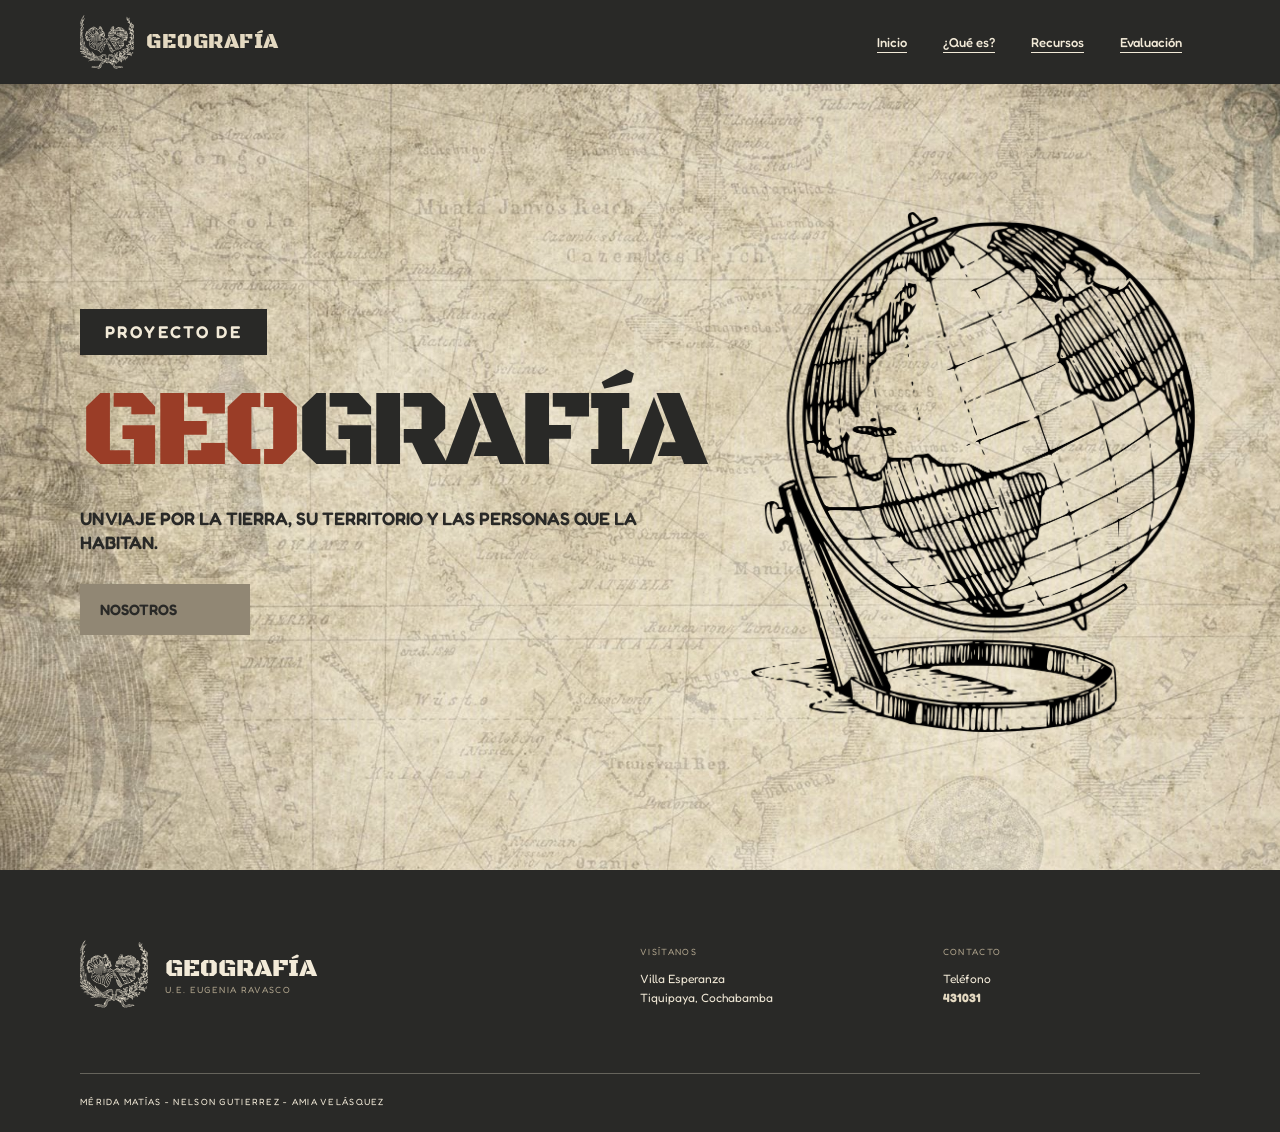
<file: index.html>
<!DOCTYPE html>
<html lang="en">
<head>
    <meta charset="UTF-8">
    <meta name="viewport" content="width=device-width, initial-scale=1.0">
    <title>Inicio</title>

    <link rel="preconnect" href="https://fonts.googleapis.com">
    <link rel="preconnect" href="https://fonts.gstatic.com" crossorigin>
    <link href="https://fonts.googleapis.com/css2?family=Black+Ops+One&family=Fredoka:wght@400;500;600;700&family=Montserrat:wght@400;500;600;700&display=swap" rel="stylesheet">

    <link rel="stylesheet" href="css/styles.css">

</head>
<body>

    <!-- Menu -->
    <header class="cabecera">
        <label class="logo">    <!--labeles el texto que dice qué es un campo del formulario, y al hacer clic en él se activa ese campo. -->
            <!-- Checkbox invisible: guarda si el menú está abierto o cerrado -->
            <input type="checkbox" class="menu-hamburguesa">
            <!-- El logo es el botón que abre y cierra el menú -->
            <img class="logo-img" src="img/escudo.svg" alt="Escudo Eugenia Ravasco">
            <span class="logo-materia">GEOGRAFÍA</span>
        </label>

        <nav>
            <a href="index.html">Inicio</a>
            <a href="introduccion.html">¿Qué es?</a>
            <a href="recursos.html">Recursos</a>
            <a href="test.html">Evaluación</a>
        </nav>
    </header>

    <main>

        <!-- Portada -->
        <section id="inicio" class="portada">

            <div class="portada-texto">
                <p class="etiqueta-cinta">PROYECTO DE</p>
                <h1><span class="acento">GEO</span>GRAFÍA</h1>

                <p class="portada-frase">UN VIAJE POR LA TIERRA, SU TERRITORIO Y LAS PERSONAS QUE LA HABITAN.</p>

                <div class="portada-accion">
                    <a class="boton-principal" href="nosotros.html">
                        NOSOTROS
                    </a>
                </div>
            </div>


            <div class="portada-imagen">
                <img src="img/globo-antiguo.png" alt="Ilustración de globo terráqueo antiguo">
            </div>

        </section>
    </main>

    <!-- pie de pagina -->
    <footer class="pie">

        <div class="pie-principal">

            <!-- Logo -->
            <div class="pie-logo">
                <img class="logo-img" src="img/escudo.svg" alt="Escudo Eugenia Ravasco">
                <div>
                    <b>GEOGRAFÍA</b>
                    <span>U.E. EUGENIA RAVASCO</span>
                </div>
            </div>

            <!-- Dirección -->
            <div class="pie-dato">
                <span>VISÍTANOS</span>
                <p>Villa Esperanza<br>Tiquipaya, Cochabamba</p>
            </div>

            <!-- Contacto -->
            <div class="pie-dato">
                <span>CONTACTO</span>
                <p>Teléfono<br><a href="tel:431031"><b>431031</b></a></p>
            </div>

        </div>

        <div class="pie-final">
            <p>MÉRIDA MATÍAS - NELSON GUTIERREZ - AMIA VELÁSQUEZ</p>
        </div>

    </footer>
</body>
</html>
</file>
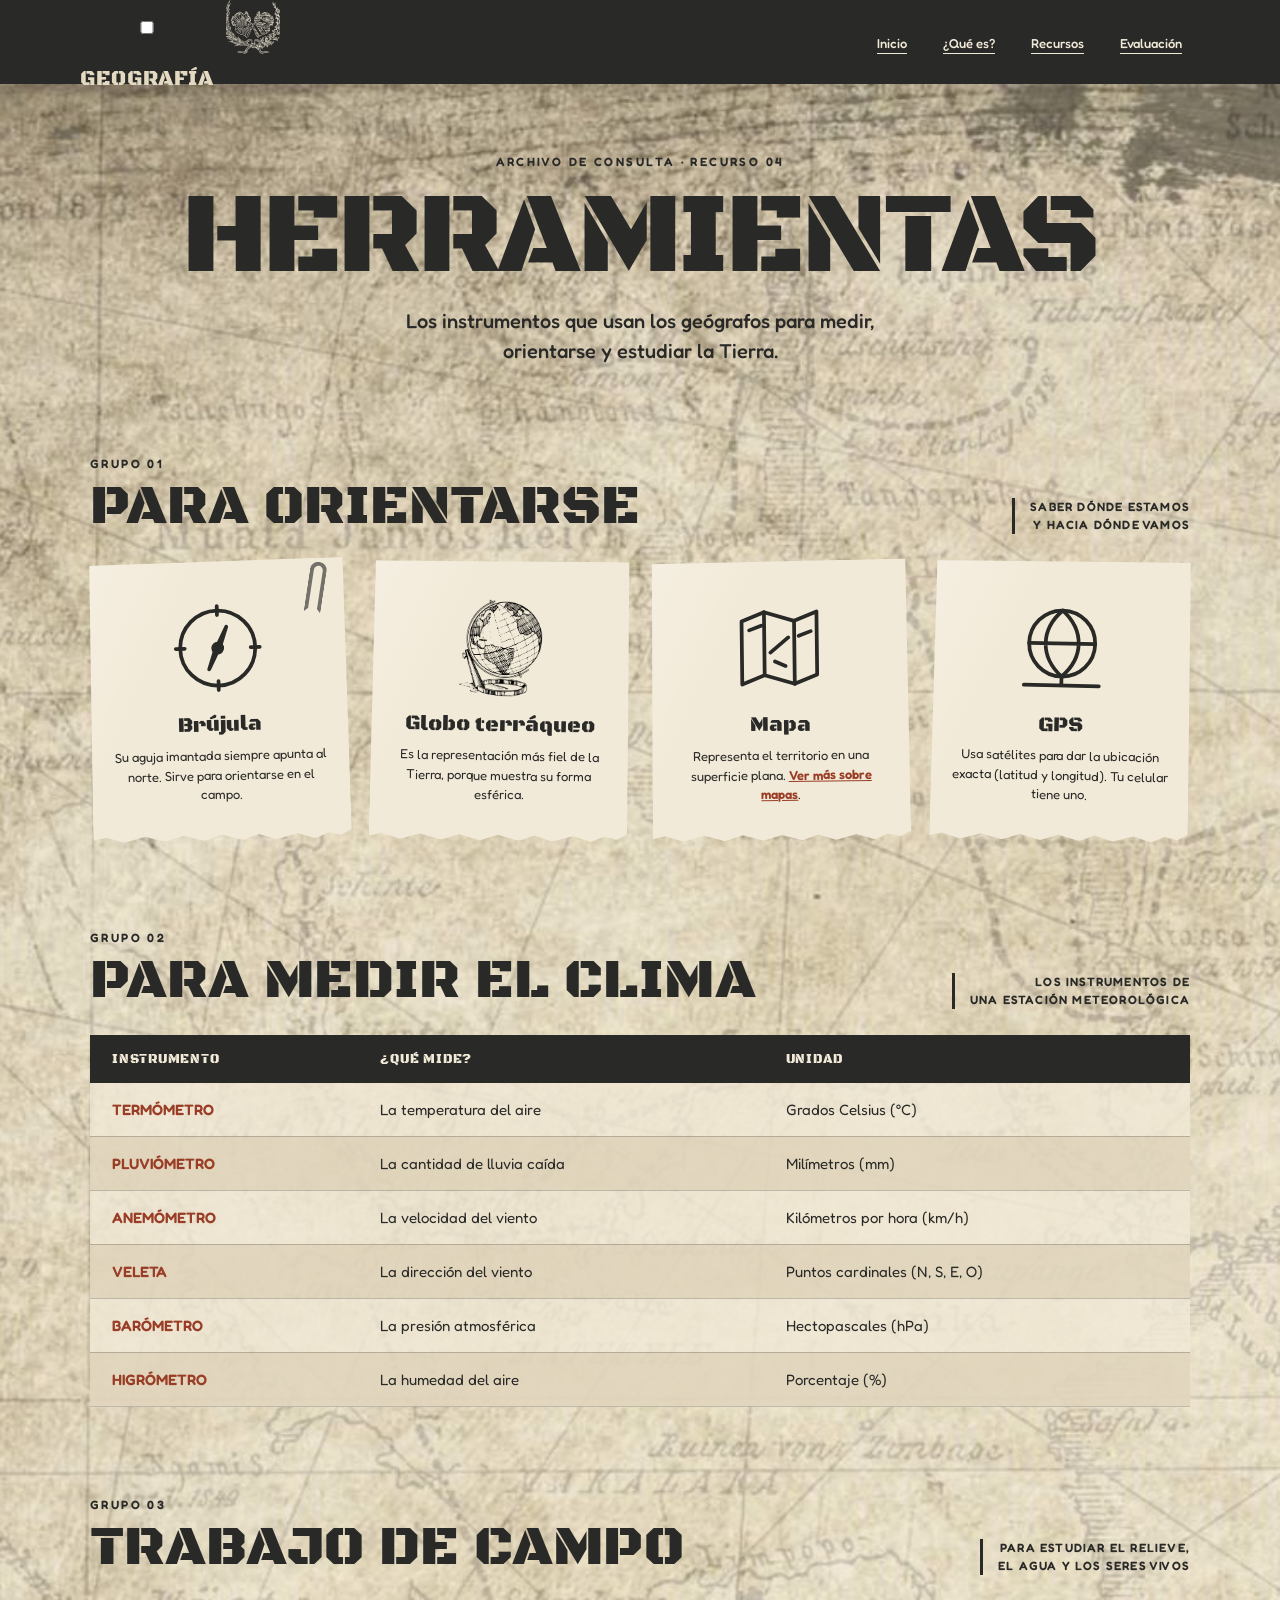
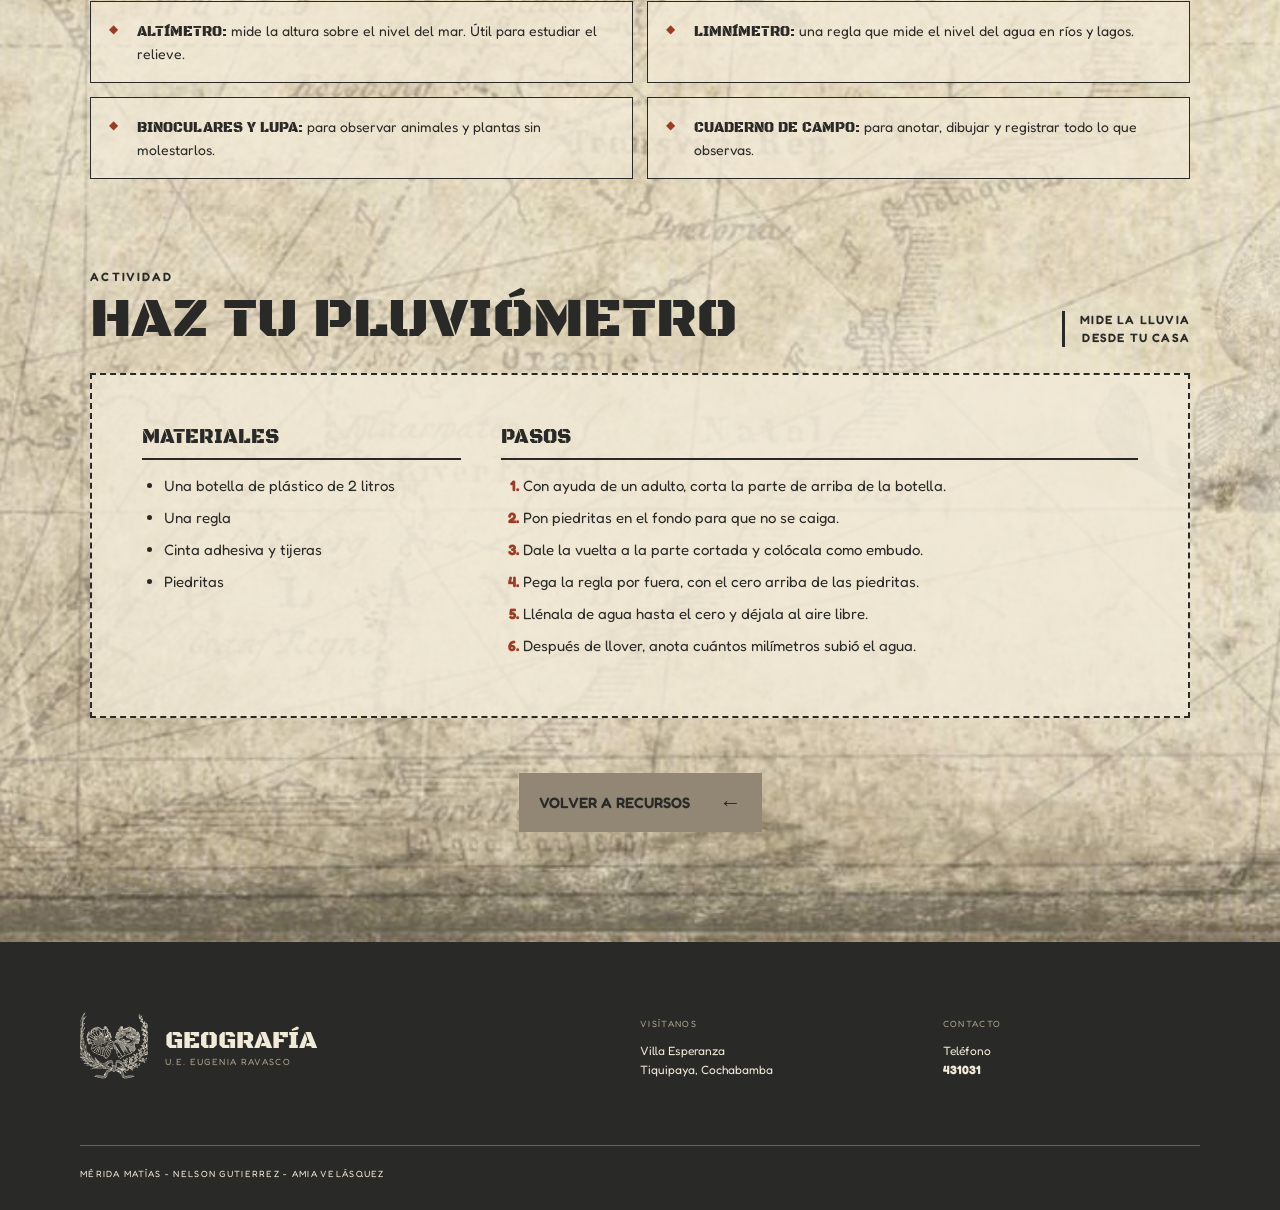
<file: herramientas.html>
<!DOCTYPE html>
<html lang="es">
<head>
    <meta charset="UTF-8">
    <meta name="viewport" content="width=device-width, initial-scale=1.0">
    <title>Herramientas</title>

    <link rel="preconnect" href="https://fonts.googleapis.com">
    <link rel="preconnect" href="https://fonts.gstatic.com" crossorigin>
    <link href="https://fonts.googleapis.com/css2?family=Black+Ops+One&family=Fredoka:wght@400;500;600;700&family=Montserrat:wght@400;500;600;700&display=swap" rel="stylesheet">

    <link rel="stylesheet" href="css/herramientas.css">

</head>
<body>

    
    <!-- MENU -->
    <header class="cabecera">
        <label class="logo">
            <!-- Checkbox invisible: guarda si el menú está abierto o cerrado -->
            <input type="checkbox" class="menu-hamburguesa">
            <!-- El logo es el botón que abre y cierra el menú -->
            <img class="logo-img" src="img/escudo.svg" alt="Escudo Eugenia Ravasco">
            <span class="logo-materia">GEOGRAFÍA</span>
        </label>

        <nav>
            <a href="index.html">Inicio</a>
            <a href="introduccion.html">¿Qué es?</a>
            <a href="recursos.html">Recursos</a>
            <a href="test.html">Evaluación</a>
        </nav>
    </header>


    <!-- CONTENIDO PRINCIPAL -->
    <main>

        <section id="herramientas" class="herramientas">

            <!-- Encabezado de la página -->
            <div class="herramientas-encabezado">
                <p class="subtitulo-seccion">ARCHIVO DE CONSULTA · RECURSO 04</p>
                <h1>HERRAMIENTAS</h1>
                <p class="herramientas-frase">Los instrumentos que usan los geógrafos para medir, orientarse y estudiar la Tierra.</p>
            </div>


            <!-- 1. Para orientarse -->
            <div class="grupo-herramientas">
                <div class="encabezado-seccion">
                    <div>
                        <p class="subtitulo-seccion">GRUPO 01</p>
                        <h2>PARA ORIENTARSE</h2>
                    </div>
                    <p class="encabezado-nota">SABER DÓNDE ESTAMOS<br>Y HACIA DÓNDE VAMOS</p>
                </div>

                <div class="tarjetas-herramientas">

                    <article class="tarjeta-herramienta">
                        <div class="clip"></div>
                        <img src="img/icono-herramientas.svg" alt="">
                        <h3>Brújula</h3>
                        <p>Su aguja imantada siempre apunta al norte. Sirve para orientarse en el campo.</p>
                    </article>

                    <article class="tarjeta-herramienta">
                        <img src="img/globo-antiguo.png" alt="">
                        <h3>Globo terráqueo</h3>
                        <p>Es la representación más fiel de la Tierra, porque muestra su forma esférica.</p>
                    </article>

                    <article class="tarjeta-herramienta">
                        <img src="img/icono-mapas.svg" alt="">
                        <h3>Mapa</h3>
                        <p>Representa el territorio en una superficie plana. <a href="mapas.html">Ver más sobre mapas</a>.</p>
                    </article>

                    <article class="tarjeta-herramienta">
                        <img src="img/icono-plataforma.svg" alt="">
                        <h3>GPS</h3>
                        <p>Usa satélites para dar la ubicación exacta (latitud y longitud). Tu celular tiene uno.</p>
                    </article>

                </div>
            </div>


            <!-- 2. Para medir el clima -->
            <div class="grupo-herramientas">
                <div class="encabezado-seccion">
                    <div>
                        <p class="subtitulo-seccion">GRUPO 02</p>
                        <h2>PARA MEDIR EL CLIMA</h2>
                    </div>
                    <p class="encabezado-nota">LOS INSTRUMENTOS DE<br>UNA ESTACIÓN METEOROLÓGICA</p>
                </div>

                <table class="tabla-herramientas">
                    <thead>
                        <tr>
                            <th>Instrumento</th>
                            <th>¿Qué mide?</th>
                            <th>Unidad</th>
                        </tr>
                    </thead>
                    <tbody>
                        <tr>
                            <td>Termómetro</td>
                            <td>La temperatura del aire</td>
                            <td>Grados Celsius (°C)</td>
                        </tr>
                        <tr>
                            <td>Pluviómetro</td>
                            <td>La cantidad de lluvia caída</td>
                            <td>Milímetros (mm)</td>
                        </tr>
                        <tr>
                            <td>Anemómetro</td>
                            <td>La velocidad del viento</td>
                            <td>Kilómetros por hora (km/h)</td>
                        </tr>
                        <tr>
                            <td>Veleta</td>
                            <td>La dirección del viento</td>
                            <td>Puntos cardinales (N, S, E, O)</td>
                        </tr>
                        <tr>
                            <td>Barómetro</td>
                            <td>La presión atmosférica</td>
                            <td>Hectopascales (hPa)</td>
                        </tr>
                        <tr>
                            <td>Higrómetro</td>
                            <td>La humedad del aire</td>
                            <td>Porcentaje (%)</td>
                        </tr>
                    </tbody>
                </table>
            </div>


            <!-- 3. Para el trabajo de campo -->
            <div class="grupo-herramientas">
                <div class="encabezado-seccion">
                    <div>
                        <p class="subtitulo-seccion">GRUPO 03</p>
                        <h2>TRABAJO DE CAMPO</h2>
                    </div>
                    <p class="encabezado-nota">PARA ESTUDIAR EL RELIEVE,<br>EL AGUA Y LOS SERES VIVOS</p>
                </div>

                <ul class="lista-campo">
                    <li><b>Altímetro:</b> mide la altura sobre el nivel del mar. Útil para estudiar el relieve.</li>
                    <li><b>Limnímetro:</b> una regla que mide el nivel del agua en ríos y lagos.</li>
                    <li><b>Binoculares y lupa:</b> para observar animales y plantas sin molestarlos.</li>
                    <li><b>Cuaderno de campo:</b> para anotar, dibujar y registrar todo lo que observas.</li>
                </ul>
            </div>


            <!-- 4. Actividad -->
            <div class="actividad">
                <div class="encabezado-seccion">
                    <div>
                        <p class="subtitulo-seccion">ACTIVIDAD</p>
                        <h2>HAZ TU PLUVIÓMETRO</h2>
                    </div>
                    <p class="encabezado-nota">MIDE LA LLUVIA<br>DESDE TU CASA</p>
                </div>

                <div class="actividad-contenido">
                    <div>
                        <h3>Materiales</h3>
                        <ul>
                            <li>Una botella de plástico de 2 litros</li>
                            <li>Una regla</li>
                            <li>Cinta adhesiva y tijeras</li>
                            <li>Piedritas</li>
                        </ul>
                    </div>
                    <div>
                        <h3>Pasos</h3>
                        <ol>
                            <li>Con ayuda de un adulto, corta la parte de arriba de la botella.</li>
                            <li>Pon piedritas en el fondo para que no se caiga.</li>
                            <li>Dale la vuelta a la parte cortada y colócala como embudo.</li>
                            <li>Pega la regla por fuera, con el cero arriba de las piedritas.</li>
                            <li>Llénala de agua hasta el cero y déjala al aire libre.</li>
                            <li>Después de llover, anota cuántos milímetros subió el agua.</li>
                        </ol>
                    </div>
                </div>
            </div>

            <!-- Botón para volver -->
            <a class="boton-principal" href="index.html#recursos">Volver a recursos <span>←</span></a>

        </section>

    </main>


    <!-- ========== PIE DE PÁGINA ========== -->
    <footer class="pie">

        <div class="pie-principal">

            <!-- Logo -->
            <div class="pie-logo">
                <img class="logo-img" src="img/escudo.svg" alt="Escudo Eugenia Ravasco">
                <div>
                    <b>GEOGRAFÍA</b>
                    <span>U.E. EUGENIA RAVASCO</span>
                </div>
            </div>

            <!-- Dirección -->
            <div class="pie-dato">
                <span>VISÍTANOS</span>
                <p>Villa Esperanza<br>Tiquipaya, Cochabamba</p>
            </div>

            <!-- Contacto -->
            <div class="pie-dato">
                <span>CONTACTO</span>
                <p>Teléfono<br><a href="tel:431031"><b>431031</b></a></p>
            </div>

        </div>

        <!-- Línea final -->
        <div class="pie-final">
            <p>MÉRIDA MATÍAS - NELSON GUTIERREZ - AMIA VELÁSQUEZ</p>
        </div>

    </footer>

</body>
</html>
</file>
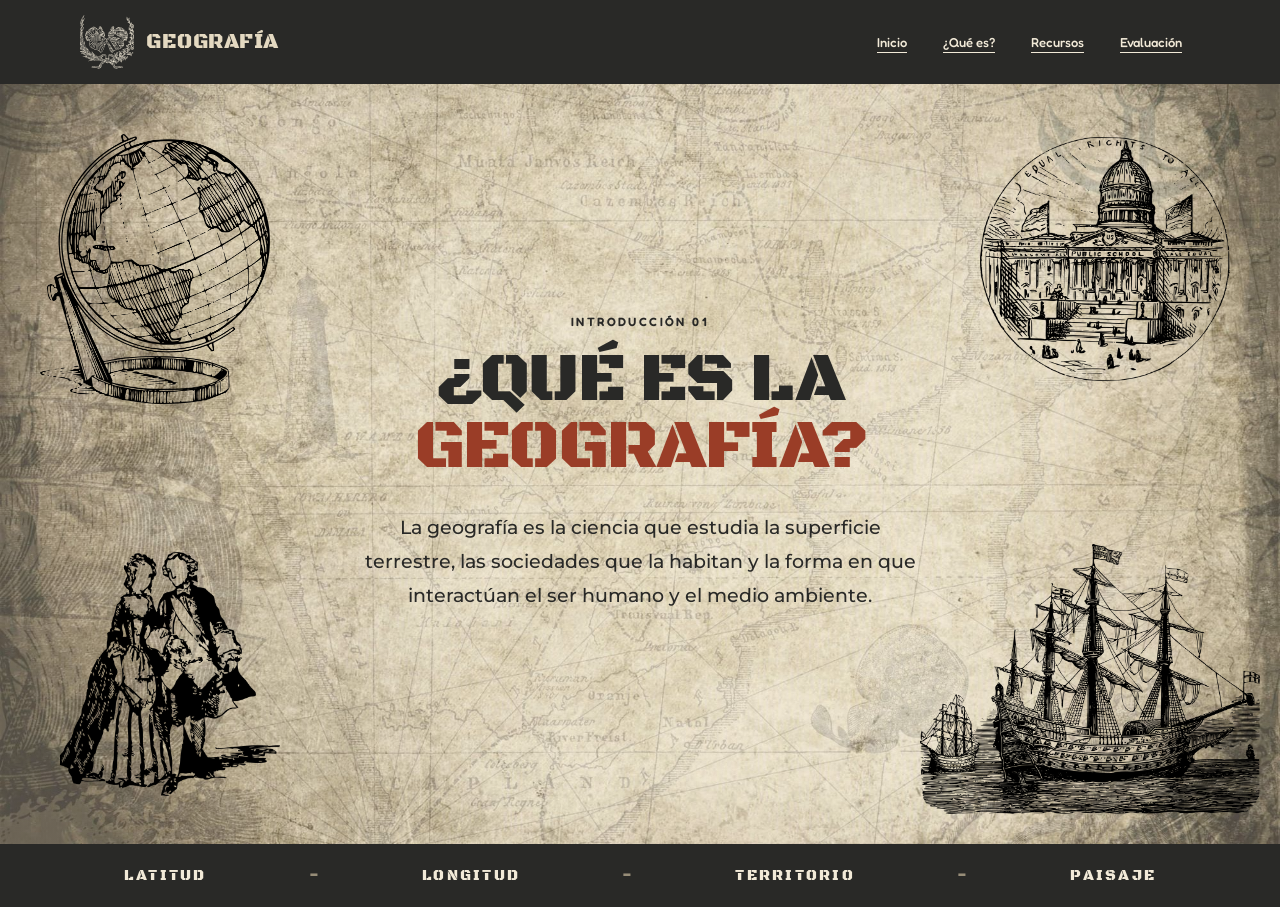
<file: introduccion.html>
<!DOCTYPE html>
<html lang="en">
<head>
    <meta charset="UTF-8">
    <meta name="viewport" content="width=device-width, initial-scale=1.0">
    <title>Introduccion</title>

    <link rel="preconnect" href="https://fonts.googleapis.com">
    <link rel="preconnect" href="https://fonts.gstatic.com" crossorigin>
    <link href="https://fonts.googleapis.com/css2?family=Black+Ops+One&family=Fredoka:wght@400;500;600;700&family=Montserrat:wght@400;500;600;700&display=swap" rel="stylesheet">

    <link rel="stylesheet" href="css/introduccion.css">
</head>
<body>

     <!-- MENU -->
    <header class="cabecera">
        <label class="logo">
            <!-- Checkbox invisible: guarda si el menú está abierto o cerrado -->
            <input type="checkbox" class="menu-hamburguesa">
            <!-- El logo es el botón que abre y cierra el menú -->
            <img class="logo-img" src="img/escudo.svg" alt="Escudo Eugenia Ravasco">
            <span class="logo-materia">GEOGRAFÍA</span>
        </label>

        <nav>
            <a href="index.html">Inicio</a>
            <a href="introduccion.html">¿Qué es?</a>
            <a href="recursos.html">Recursos</a>
            <a href="test.html">Evaluación</a>
        </nav>
    </header>

    <main>
         <!-- ¿Qué es la geografía? -->
        <section id="introduccion" class="introduccion">

            <img class="dibujo dibujo-globo" src="img/globo-antiguo.png" alt="">
            <img class="dibujo dibujo-capitolio" src="img/capitolio.png" alt="">
            <img class="dibujo dibujo-pareja" src="img/pareja-epoca.png" alt="">
            <img class="dibujo dibujo-barco" src="img/barco-antiguo.png" alt="">

            <div class="introduccion-texto">
                <p class="subtitulo-seccion">INTRODUCCIÓN 01</p>
                <h2>¿QUÉ ES LA<br><span class="acento">GEOGRAFÍA?</span></h2>
                <p>La geografía es la ciencia que estudia la superficie terrestre, las sociedades que la habitan y la forma en que interactúan el ser humano y el medio ambiente.</p>
            </div>

        </section>

        <!-- Franja oscura -->
        <div class="franja-oscura">
            <span>LATITUD</span><b>-</b>
            <span>LONGITUD</span><b>-</b>
            <span>TERRITORIO</span><b>-</b>
            <span>PAISAJE</span>
        </div>
    </main>


</body>
</html>
</file>
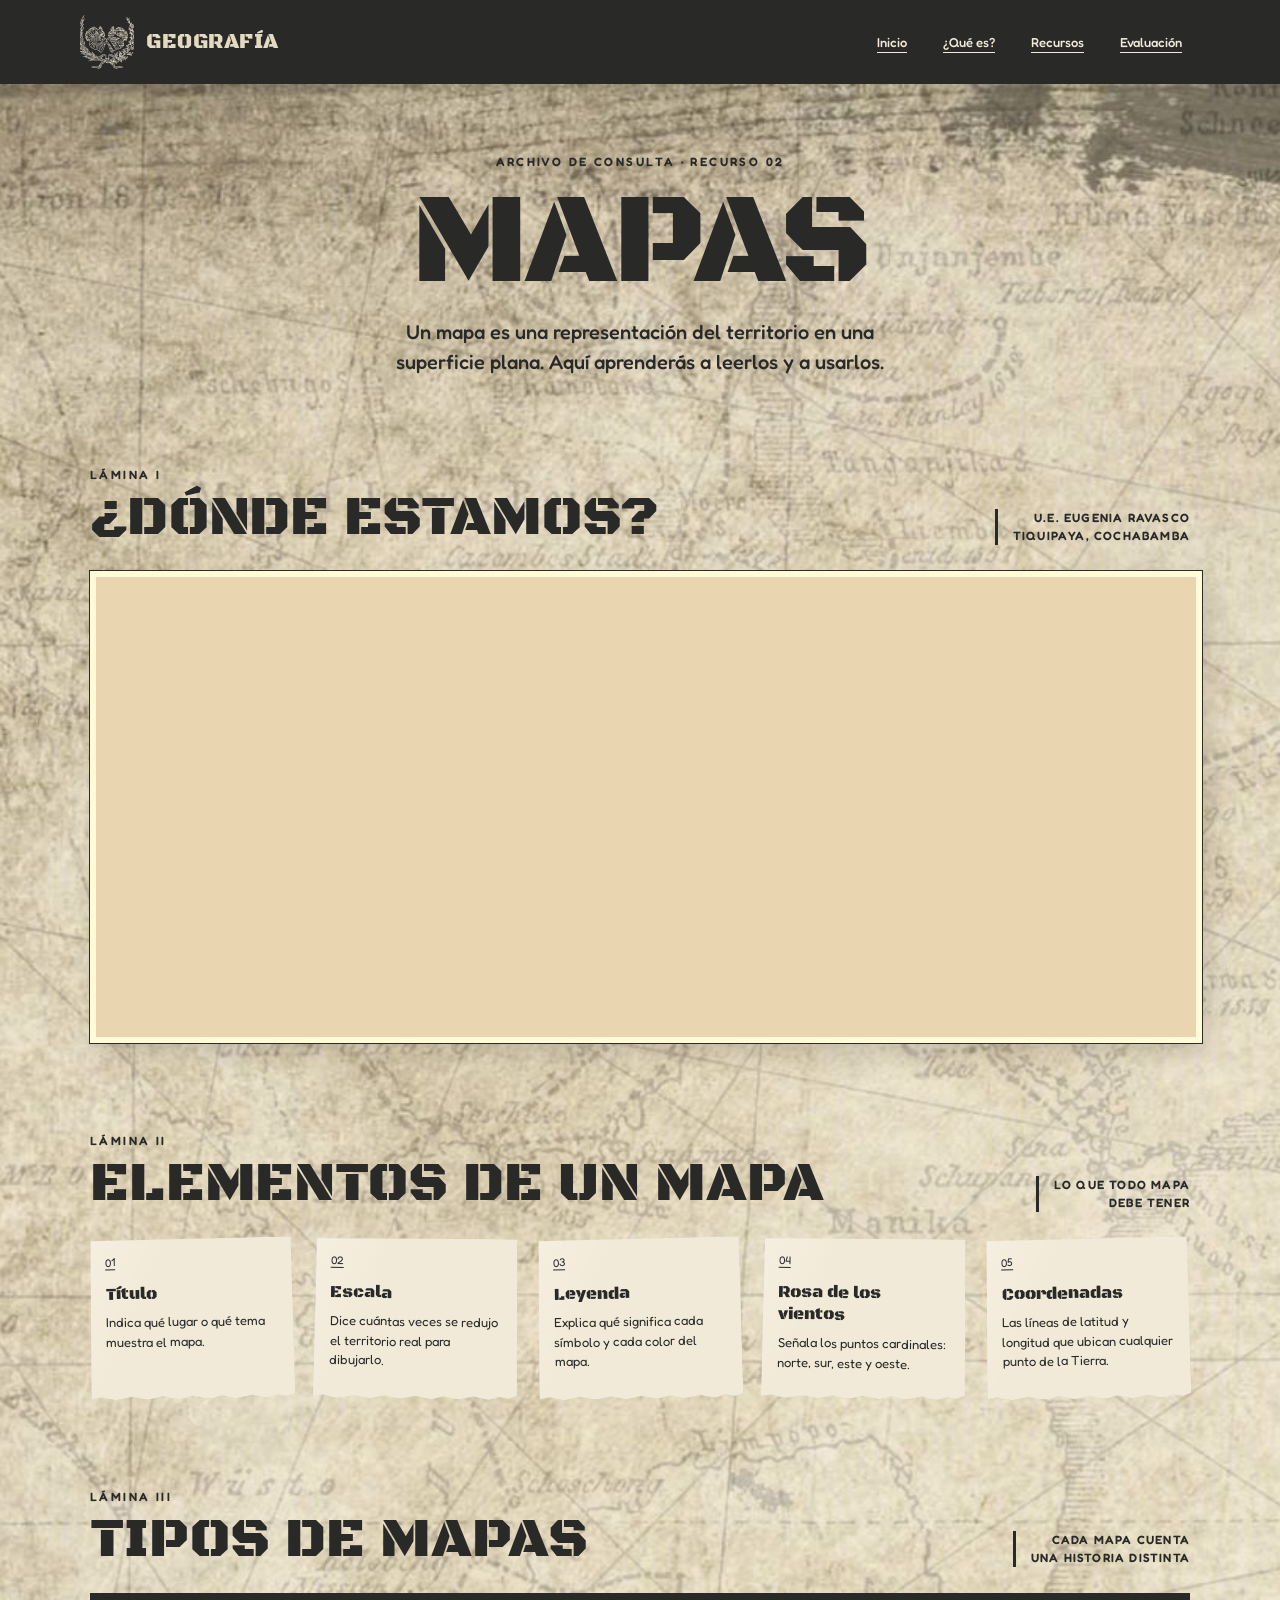
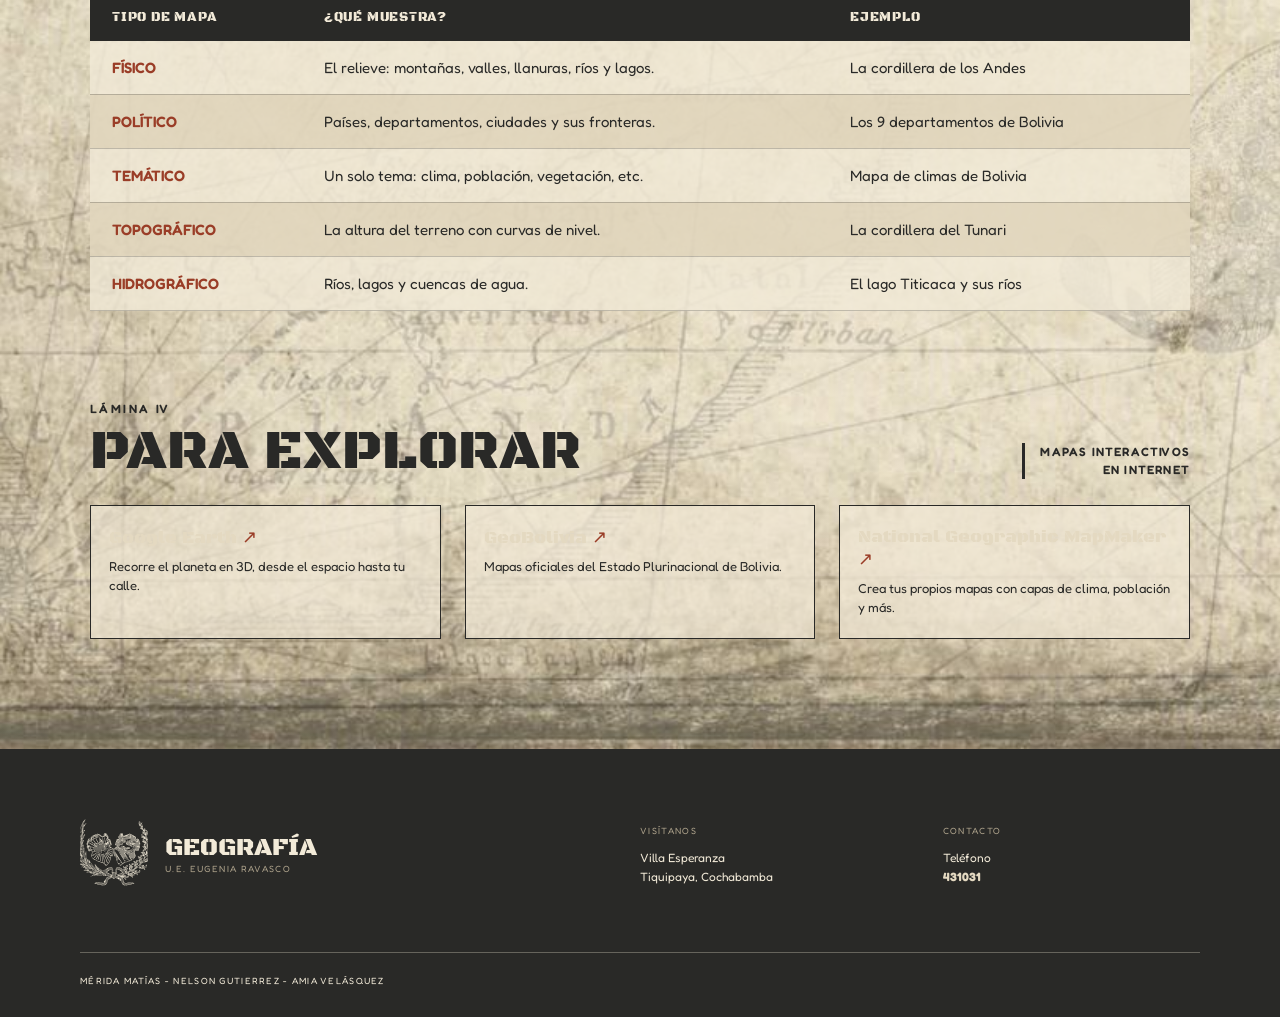
<file: mapas.html>
<!DOCTYPE html>
<html lang="es">
<head>
    <meta charset="UTF-8">
    <meta name="viewport" content="width=device-width, initial-scale=1.0">
    <title>Mapas</title>

    <link rel="preconnect" href="https://fonts.googleapis.com">
    <link rel="preconnect" href="https://fonts.gstatic.com" crossorigin>
    <link href="https://fonts.googleapis.com/css2?family=Black+Ops+One&family=Fredoka:wght@400;500;600;700&family=Montserrat:wght@400;500;600;700&display=swap" rel="stylesheet">

    <link rel="stylesheet" href="css/mapas.css">

</head>
<body>

    
    <!-- MENU -->
    <header class="cabecera">
        <label class="logo">
            <!-- Checkbox invisible: guarda si el menú está abierto o cerrado -->
            <input type="checkbox" class="menu-hamburguesa">
            <!-- El logo es el botón que abre y cierra el menú -->
            <img class="logo-img" src="img/escudo.svg" alt="Escudo Eugenia Ravasco">
            <span class="logo-materia">GEOGRAFÍA</span>
        </label>

        <nav>
            <a href="index.html">Inicio</a>
            <a href="introduccion.html">¿Qué es?</a>
            <a href="recursos.html">Recursos</a>
            <a href="test.html">Evaluación</a>
        </nav>
    </header>


    <!-- CONTENIDO PRINCIPAL -->
    <main>

        <!-- Encabezado de la página -->
        <section id="mapas" class="mapas">

            <div class="mapas-encabezado">
                <p class="subtitulo-seccion">ARCHIVO DE CONSULTA · RECURSO 02</p>
                <h1>MAPAS</h1>
                <p class="mapas-frase">Un mapa es una representación del territorio en una superficie plana. Aquí aprenderás a leerlos y a usarlos.</p>
            </div>


            <!-- 1. Nuestro colegio en el mapa -->
            <div class="mapa-colegio">
                <div class="encabezado-seccion">
                    <div>
                        <p class="subtitulo-seccion">LÁMINA I</p>
                        <h2>¿DÓNDE ESTAMOS?</h2>
                    </div>
                    <p class="encabezado-nota">U.E. EUGENIA RAVASCO<br>TIQUIPAYA, COCHABAMBA</p>
                </div>

                <iframe id="mapa-colegio"
                    src="https://www.google.com/maps?q=Unidad+Educativa+Eugenia+Ravasco,+Tiquipaya,+Cochabamba&output=embed"
                    width="100%"
                    height="450"
                    title="Mapa de la Unidad Educativa Eugenia Ravasco en Tiquipaya"
                    loading="lazy">
                </iframe>
            </div>


            <!-- 2. Elementos de un mapa -->
            <div class="elementos-mapa">
                <div class="encabezado-seccion">
                    <div>
                        <p class="subtitulo-seccion">LÁMINA II</p>
                        <h2>ELEMENTOS DE UN MAPA</h2>
                    </div>
                    <p class="encabezado-nota">LO QUE TODO MAPA<br>DEBE TENER</p>
                </div>

                <div class="tarjetas-elementos">

                    <article class="tarjeta-elemento">
                        <span class="tarjeta-numero">01</span>
                        <h3>Título</h3>
                        <p>Indica qué lugar o qué tema muestra el mapa.</p>
                    </article>

                    <article class="tarjeta-elemento">
                        <span class="tarjeta-numero">02</span>
                        <h3>Escala</h3>
                        <p>Dice cuántas veces se redujo el territorio real para dibujarlo.</p>
                    </article>

                    <article class="tarjeta-elemento">
                        <span class="tarjeta-numero">03</span>
                        <h3>Leyenda</h3>
                        <p>Explica qué significa cada símbolo y cada color del mapa.</p>
                    </article>

                    <article class="tarjeta-elemento">
                        <span class="tarjeta-numero">04</span>
                        <h3>Rosa de los vientos</h3>
                        <p>Señala los puntos cardinales: norte, sur, este y oeste.</p>
                    </article>

                    <article class="tarjeta-elemento">
                        <span class="tarjeta-numero">05</span>
                        <h3>Coordenadas</h3>
                        <p>Las líneas de latitud y longitud que ubican cualquier punto de la Tierra.</p>
                    </article>

                </div>
            </div>


            <!-- 3. Tipos de mapas -->
            <div class="tipos-mapa">
                <div class="encabezado-seccion">
                    <div>
                        <p class="subtitulo-seccion">LÁMINA III</p>
                        <h2>TIPOS DE MAPAS</h2>
                    </div>
                    <p class="encabezado-nota">CADA MAPA CUENTA<br>UNA HISTORIA DISTINTA</p>
                </div>

                <table class="tabla-mapas">
                    <thead>
                        <tr>
                            <th>Tipo de mapa</th>
                            <th>¿Qué muestra?</th>
                            <th>Ejemplo</th>
                        </tr>
                    </thead>
                    <tbody>
                        <tr>
                            <td>Físico</td>
                            <td>El relieve: montañas, valles, llanuras, ríos y lagos.</td>
                            <td>La cordillera de los Andes</td>
                        </tr>
                        <tr>
                            <td>Político</td>
                            <td>Países, departamentos, ciudades y sus fronteras.</td>
                            <td>Los 9 departamentos de Bolivia</td>
                        </tr>
                        <tr>
                            <td>Temático</td>
                            <td>Un solo tema: clima, población, vegetación, etc.</td>
                            <td>Mapa de climas de Bolivia</td>
                        </tr>
                        <tr>
                            <td>Topográfico</td>
                            <td>La altura del terreno con curvas de nivel.</td>
                            <td>La cordillera del Tunari</td>
                        </tr>
                        <tr>
                            <td>Hidrográfico</td>
                            <td>Ríos, lagos y cuencas de agua.</td>
                            <td>El lago Titicaca y sus ríos</td>
                        </tr>
                    </tbody>
                </table>
            </div>


            <!-- 4. Mapas para explorar -->
            <div class="mapas-explorar">
                <div class="encabezado-seccion">
                    <div>
                        <p class="subtitulo-seccion">LÁMINA IV</p>
                        <h2>PARA EXPLORAR</h2>
                    </div>
                    <p class="encabezado-nota">MAPAS INTERACTIVOS<br>EN INTERNET</p>
                </div>

                <ul class="enlaces-mapas">
                    <li>
                        <a href="https://earth.google.com/web/" target="_blank">Google Earth <span>↗</span></a>
                        <p>Recorre el planeta en 3D, desde el espacio hasta tu calle.</p>
                    </li>
                    <li>
                        <a href="https://geo.gob.bo/" target="_blank">GeoBolivia <span>↗</span></a>
                        <p>Mapas oficiales del Estado Plurinacional de Bolivia.</p>
                    </li>
                    <li>
                        <a href="https://mapmaker.nationalgeographic.org/" target="_blank">National Geographic MapMaker <span>↗</span></a>
                        <p>Crea tus propios mapas con capas de clima, población y más.</p>
                    </li>
                </ul>
            </div>

        </section>

    </main>


    <!-- ========== PIE DE PÁGINA ========== -->
    <footer class="pie">

        <div class="pie-principal">

            <!-- Logo -->
            <div class="pie-logo">
                <img class="logo-img" src="img/escudo.svg" alt="Escudo Eugenia Ravasco">
                <div>
                    <b>GEOGRAFÍA</b>
                    <span>U.E. EUGENIA RAVASCO</span>
                </div>
            </div>

            <!-- Dirección -->
            <div class="pie-dato">
                <span>VISÍTANOS</span>
                <p>Villa Esperanza<br>Tiquipaya, Cochabamba</p>
            </div>

            <!-- Contacto -->
            <div class="pie-dato">
                <span>CONTACTO</span>
                <p>Teléfono<br><a href="tel:431031"><b>431031</b></a></p>
            </div>

        </div>

        <!-- Línea final -->
        <div class="pie-final">
            <p>MÉRIDA MATÍAS - NELSON GUTIERREZ - AMIA VELÁSQUEZ</p>
        </div>

    </footer>
</body>
</html>
</file>
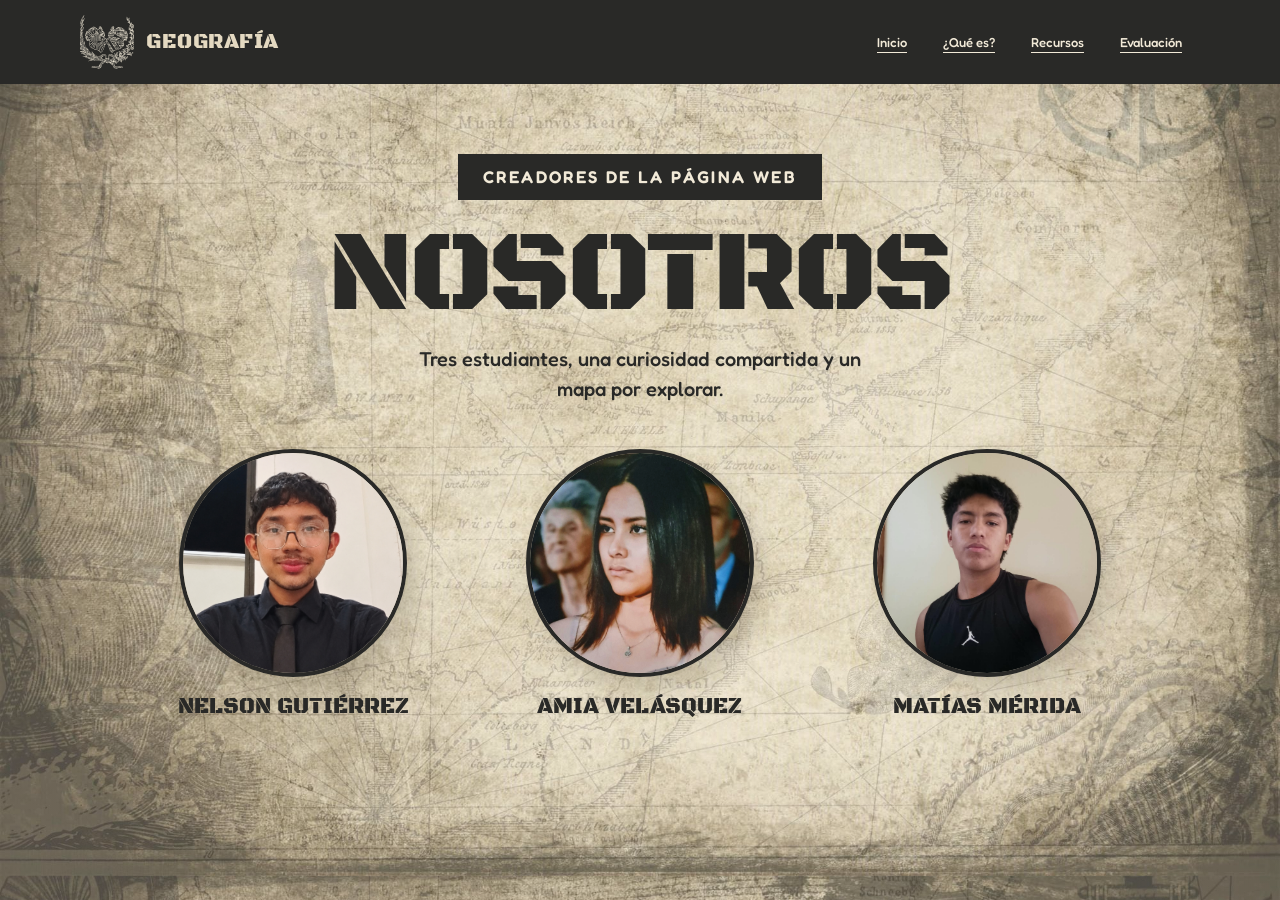
<file: nosotros.html>
<!DOCTYPE html>
<html lang="es">
<head>
    <meta charset="UTF-8">
    <meta name="viewport" content="width=device-width, initial-scale=1.0">
    <title>Nosotros</title>

    <link rel="preconnect" href="https://fonts.googleapis.com">
    <link rel="preconnect" href="https://fonts.gstatic.com" crossorigin>
    <link href="https://fonts.googleapis.com/css2?family=Black+Ops+One&family=Fredoka:wght@400;500;600;700&family=Montserrat:wght@400;500;600;700&display=swap" rel="stylesheet">

    <link rel="stylesheet" href="css/nosotros.css">

</head>
<body>

    <!-- MENU -->
    <header class="cabecera">
        <label class="logo">
            <!-- Checkbox invisible: guarda si el menú está abierto o cerrado -->
            <input type="checkbox" class="menu-hamburguesa">
            <!-- El logo es el botón que abre y cierra el menú -->
            <img class="logo-img" src="img/escudo.svg" alt="Escudo Eugenia Ravasco">
            <span class="logo-materia">GEOGRAFÍA</span>
        </label>

        <nav>
            <a href="index.html">Inicio</a>
            <a href="introduccion.html">¿Qué es?</a>
            <a href="recursos.html">Recursos</a>
            <a href="test.html">Evaluación</a>
        </nav>
    </header>


    <!-- CONTENIDO PRINCIPAL -->
    <main>

        <!-- Nosotros -->
        <section id="nosotros" class="nosotros">

            <!-- Creadores de la pagina web etiqueta -->
            <div class="nosotros-encabezado">
                <p class="etiqueta-cinta">CREADORES DE LA PÁGINA WEB</p>
                <h1>NOSOTROS</h1>
                <p class="nosotros-frase">Tres estudiantes, una curiosidad compartida y un mapa por explorar.</p>
            </div>

            <!-- Integrantes -->
            <div class="integrantes">

                <article class="integrante">
                    <img src="img/nelson.jpeg" alt="Foto de Nelson Gutiérrez">    
                    <h2>Nelson Gutiérrez</h2>
                </article>

                <article class="integrante">
                    <img src="img/amia.jpeg" alt="Foto de Amia Velásquez">
                    <h2>Amia Velásquez</h2>
                </article>

                <article class="integrante">
                    <img src="img/matias.jpeg" alt="Foto de Matías Mérida">
                    <h2>Matías Mérida</h2>
                </article>

            </div>
        </section>

    </main>

</body>
</html>
</file>
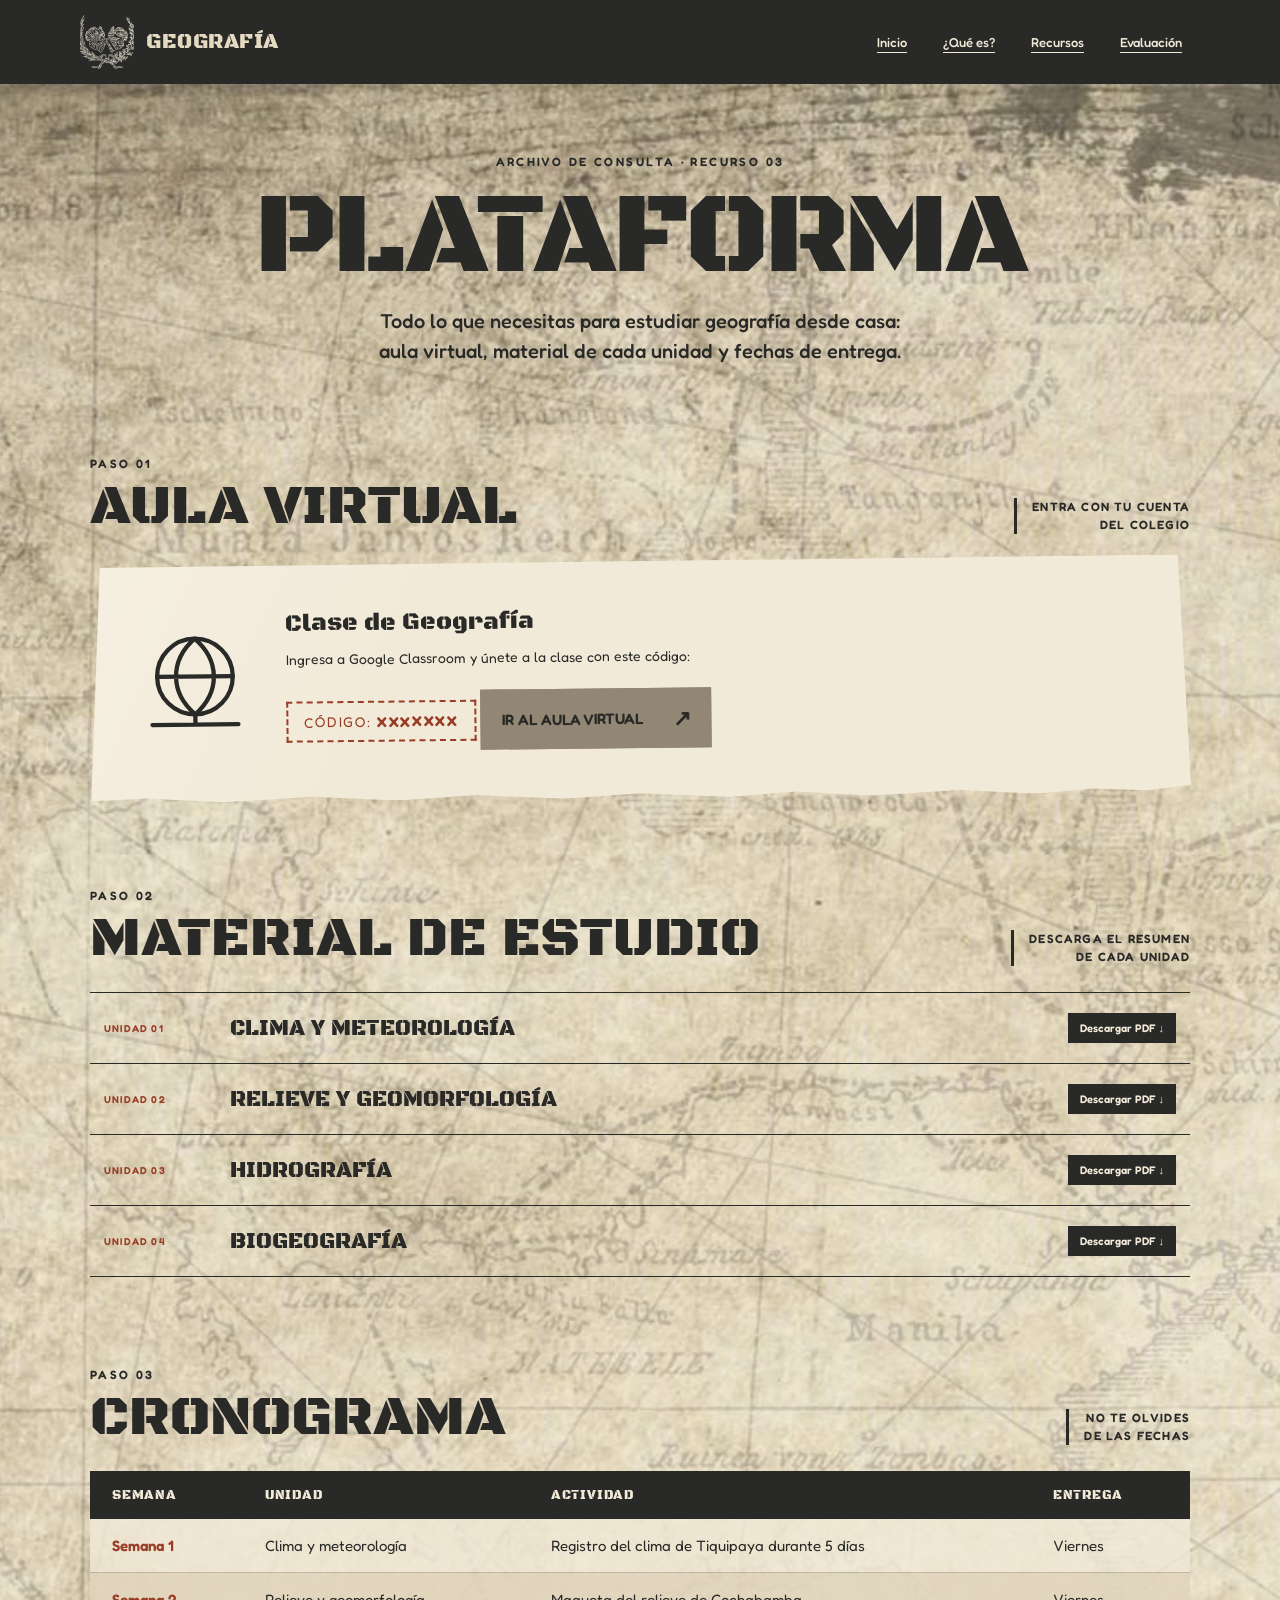
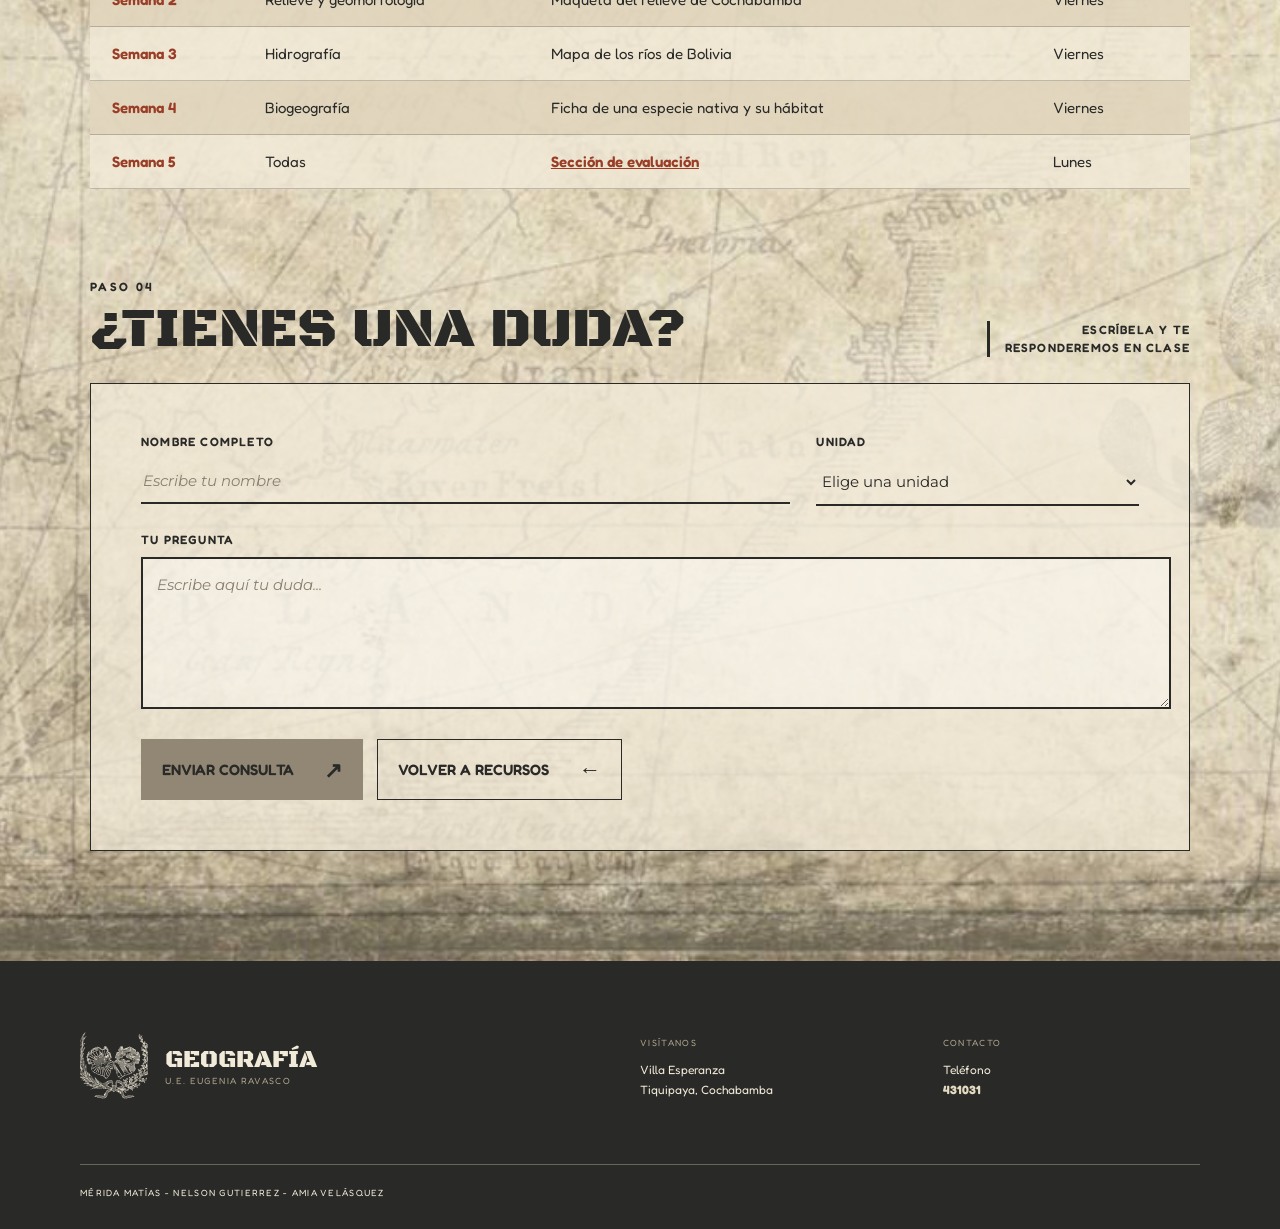
<file: plataforma.html>
<!DOCTYPE html>
<html lang="es">
<head>
    <meta charset="UTF-8">
    <meta name="viewport" content="width=device-width, initial-scale=1.0">
    <title>Plataforma</title>

    <link rel="preconnect" href="https://fonts.googleapis.com">
    <link rel="preconnect" href="https://fonts.gstatic.com" crossorigin>
    <link href="https://fonts.googleapis.com/css2?family=Black+Ops+One&family=Fredoka:wght@400;500;600;700&family=Montserrat:wght@400;500;600;700&display=swap" rel="stylesheet">

    <link rel="stylesheet" href="css/plataforma.css">

</head>
<body>

    
    <!-- MENU -->
    <header class="cabecera">
        <label class="logo">
            <!-- Checkbox invisible: guarda si el menú está abierto o cerrado -->
            <input type="checkbox" class="menu-hamburguesa">
            <!-- El logo es el botón que abre y cierra el menú -->
            <img class="logo-img" src="img/escudo.svg" alt="Escudo Eugenia Ravasco">
            <span class="logo-materia">GEOGRAFÍA</span>
        </label>

        <nav>
            <a href="index.html">Inicio</a>
            <a href="introduccion.html">¿Qué es?</a>
            <a href="recursos.html">Recursos</a>
            <a href="test.html">Evaluación</a>
        </nav>
    </header>


    <!-- CONTENIDO PRINCIPAL -->
    <main>

        <section id="plataforma" class="plataforma">

            <!-- Encabezado de la página -->
            <div class="plataforma-encabezado">
                <p class="subtitulo-seccion">ARCHIVO DE CONSULTA · RECURSO 03</p>
                <h1>PLATAFORMA</h1>
                <p class="plataforma-frase">Todo lo que necesitas para estudiar geografía desde casa: aula virtual, material de cada unidad y fechas de entrega.</p>
            </div>


            <!-- 1. Aula virtual -->
            <div class="aula-virtual">
                <div class="encabezado-seccion">
                    <div>
                        <p class="subtitulo-seccion">PASO 01</p>
                        <h2>AULA VIRTUAL</h2>
                    </div>
                    <p class="encabezado-nota">ENTRA CON TU CUENTA<br>DEL COLEGIO</p>
                </div>

                <div class="tarjeta-aula">
                    <img src="img/icono-plataforma.svg" alt="">
                    <div>
                        <h3>Clase de Geografía</h3>
                        <p>Ingresa a Google Classroom y únete a la clase con este código:</p>
                        <p class="codigo-clase">CÓDIGO: <b>XXXXXXX</b></p>
                        <a class="boton-principal" href="https://classroom.google.com/" target="_blank">Ir al aula virtual <span>↗</span></a>
                    </div>
                </div>
            </div>


            <!-- 2. Material por unidad -->
            <div class="material">
                <div class="encabezado-seccion">
                    <div>
                        <p class="subtitulo-seccion">PASO 02</p>
                        <h2>MATERIAL DE ESTUDIO</h2>
                    </div>
                    <p class="encabezado-nota">DESCARGA EL RESUMEN<br>DE CADA UNIDAD</p>
                </div>

                <ul class="lista-material">
                    <li>
                        <span class="unidad-numero">UNIDAD 01</span>
                        <span class="unidad-titulo">Clima y meteorología</span>
                        <a href="archivos/unidad-1.pdf" download>Descargar PDF ↓</a>
                    </li>
                    <li>
                        <span class="unidad-numero">UNIDAD 02</span>
                        <span class="unidad-titulo">Relieve y geomorfología</span>
                        <a href="archivos/unidad-2.pdf" download>Descargar PDF ↓</a>
                    </li>
                    <li>
                        <span class="unidad-numero">UNIDAD 03</span>
                        <span class="unidad-titulo">Hidrografía</span>
                        <a href="archivos/unidad-3.pdf" download>Descargar PDF ↓</a>
                    </li>
                    <li>
                        <span class="unidad-numero">UNIDAD 04</span>
                        <span class="unidad-titulo">Biogeografía</span>
                        <a href="archivos/unidad-4.pdf" download>Descargar PDF ↓</a>
                    </li>
                </ul>
            </div>


            <!-- 3. Cronograma -->
            <div class="cronograma">
                <div class="encabezado-seccion">
                    <div>
                        <p class="subtitulo-seccion">PASO 03</p>
                        <h2>CRONOGRAMA</h2>
                    </div>
                    <p class="encabezado-nota">NO TE OLVIDES<br>DE LAS FECHAS</p>
                </div>

                <table class="tabla-cronograma">
                    <thead>
                        <tr>
                            <th>Semana</th>
                            <th>Unidad</th>
                            <th>Actividad</th>
                            <th>Entrega</th>
                        </tr>
                    </thead>
                    <tbody>
                        <tr>
                            <td>Semana 1</td>
                            <td>Clima y meteorología</td>
                            <td>Registro del clima de Tiquipaya durante 5 días</td>
                            <td>Viernes</td>
                        </tr>
                        <tr>
                            <td>Semana 2</td>
                            <td>Relieve y geomorfología</td>
                            <td>Maqueta del relieve de Cochabamba</td>
                            <td>Viernes</td>
                        </tr>
                        <tr>
                            <td>Semana 3</td>
                            <td>Hidrografía</td>
                            <td>Mapa de los ríos de Bolivia</td>
                            <td>Viernes</td>
                        </tr>
                        <tr>
                            <td>Semana 4</td>
                            <td>Biogeografía</td>
                            <td>Ficha de una especie nativa y su hábitat</td>
                            <td>Viernes</td>
                        </tr>
                        <tr>
                            <td>Semana 5</td>
                            <td>Todas</td>
                            <td><a href="test.html">Sección de evaluación</a></td>
                            <td>Lunes</td>
                        </tr>
                    </tbody>
                </table>
            </div>


            <!-- 4. Consultas -->
            <div class="consultas">
                <div class="encabezado-seccion">
                    <div>
                        <p class="subtitulo-seccion">PASO 04</p>
                        <h2>¿TIENES UNA DUDA?</h2>
                    </div>
                    <p class="encabezado-nota">ESCRÍBELA Y TE<br>RESPONDEREMOS EN CLASE</p>
                </div>

                <form class="formulario" method="post" action="">

                    <div class="datos-estudiante">
                        <label>
                            <span>Nombre completo</span>
                            <input type="text" name="nombre" placeholder="Escribe tu nombre" required>
                        </label>
                        <label>
                            <span>Unidad</span>
                            <select name="unidad" required>
                                <option value="">Elige una unidad</option>
                                <option value="1">Unidad 01 · Clima y meteorología</option>
                                <option value="2">Unidad 02 · Relieve y geomorfología</option>
                                <option value="3">Unidad 03 · Hidrografía</option>
                                <option value="4">Unidad 04 · Biogeografía</option>
                            </select>
                        </label>
                    </div>

                    <label class="campo-duda">
                        <span>Tu pregunta</span>
                        <textarea name="pregunta" rows="5" placeholder="Escribe aquí tu duda..." required></textarea>
                    </label>

                    <div class="botones-formulario">
                        <button type="submit" class="boton-principal">Enviar consulta <span>↗</span></button>
                        <a class="boton-secundario" href="index.html#recursos">Volver a recursos <span>←</span></a>
                    </div>

                </form>
            </div>

        </section>

    </main>


    <!-- ========== PIE DE PÁGINA ========== -->
    <footer class="pie">

        <div class="pie-principal">

            <!-- Logo -->
            <div class="pie-logo">
                <img class="logo-img" src="img/escudo.svg" alt="Escudo Eugenia Ravasco">
                <div>
                    <b>GEOGRAFÍA</b>
                    <span>U.E. EUGENIA RAVASCO</span>
                </div>
            </div>

            <!-- Dirección -->
            <div class="pie-dato">
                <span>VISÍTANOS</span>
                <p>Villa Esperanza<br>Tiquipaya, Cochabamba</p>
            </div>

            <!-- Contacto -->
            <div class="pie-dato">
                <span>CONTACTO</span>
                <p>Teléfono<br><a href="tel:431031"><b>431031</b></a></p>
            </div>

        </div>

        <!-- Línea final -->
        <div class="pie-final">
            <p>MÉRIDA MATÍAS - NELSON GUTIERREZ - AMIA VELÁSQUEZ</p>
        </div>

    </footer>

</body>
</html>
</file>
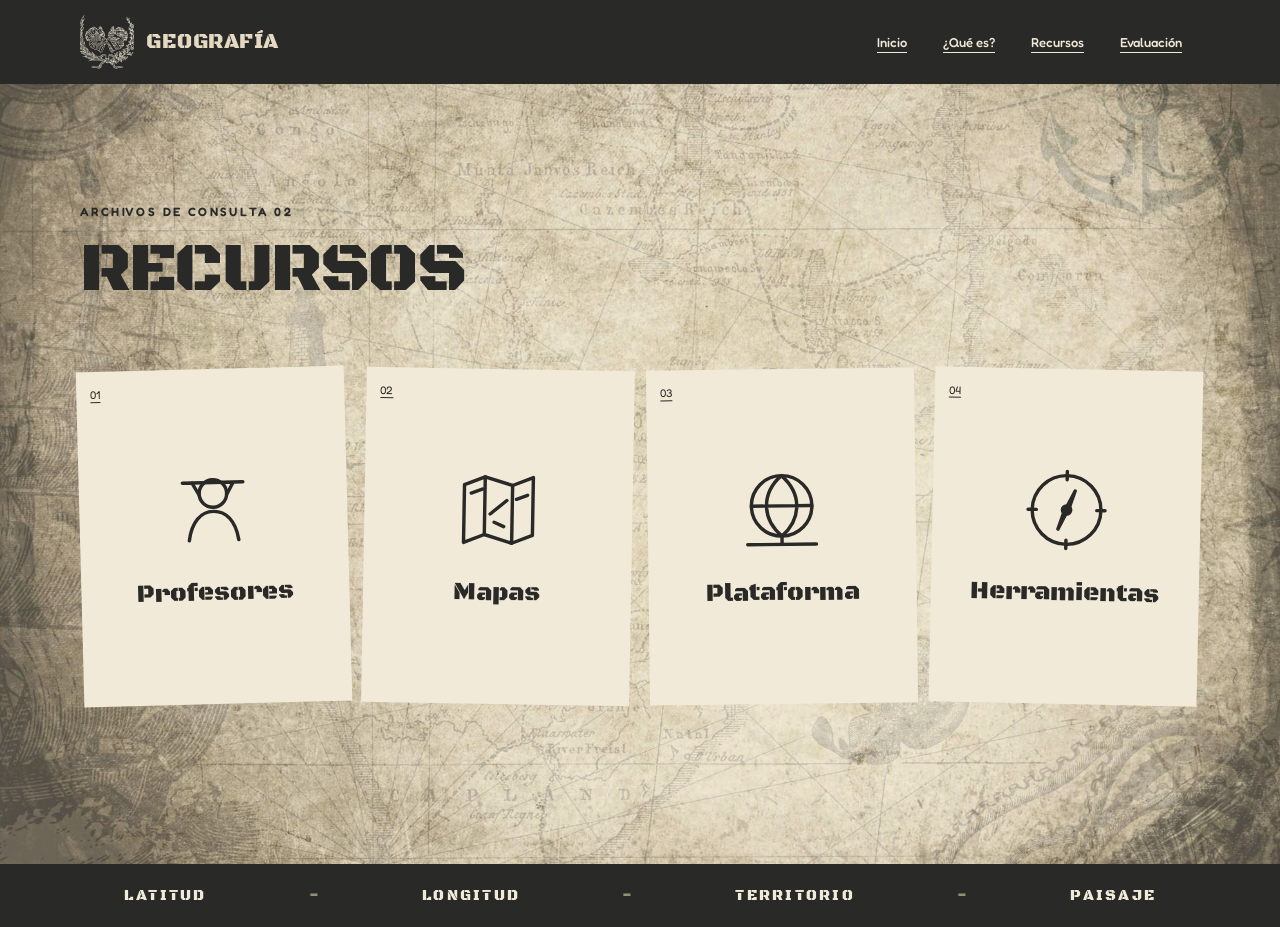
<file: recursos.html>
<!DOCTYPE html>
<html lang="en">
<head>
    <meta charset="UTF-8">
    <meta name="viewport" content="width=device-width, initial-scale=1.0">
    <title>Recursos</title>

    <link rel="preconnect" href="https://fonts.googleapis.com">
    <link rel="preconnect" href="https://fonts.gstatic.com" crossorigin>
    <link href="https://fonts.googleapis.com/css2?family=Black+Ops+One&family=Fredoka:wght@400;500;600;700&family=Montserrat:wght@400;500;600;700&display=swap" rel="stylesheet">

    <link rel="stylesheet" href="css/recursos.css">
</head>
<body>

     <!-- MENU -->
    <header class="cabecera">
        <label class="logo">
            <!-- Checkbox invisible: guarda si el menú está abierto o cerrado -->
            <input type="checkbox" class="menu-hamburguesa">
            <!-- El logo es el botón que abre y cierra el menú -->
            <img class="logo-img" src="img/escudo.svg" alt="Escudo Eugenia Ravasco">
            <span class="logo-materia">GEOGRAFÍA</span>
        </label>

        <nav>
            <a href="index.html">Inicio</a>
            <a href="introduccion.html">¿Qué es?</a>
            <a href="recursos.html">Recursos</a>
            <a href="test.html">Evaluación</a>
        </nav>
    </header>

    <main>
        
        <!-- Recursos -->
        <section id="recursos" class="recursos">

            <div class="encabezado-seccion">
                <div>
                    <p class="subtitulo-seccion">ARCHIVOS DE CONSULTA 02</p>
                    <h2>RECURSOS</h2>
                </div>
            </div>

            <!-- Tarjetas -->
            <div class="tarjetas-recursos">

                <a class="tarjeta-recurso" href="profesores.html">
                    <span class="tarjeta-numero">01</span>
                    <img src="img/icono-profesores.svg" alt="">
                    <h3>Profesores</h3>
                </a>

                <a class="tarjeta-recurso" href="mapas.html">
                    <span class="tarjeta-numero">02</span>
                    <img src="img/icono-mapas.svg" alt="">
                    <h3>Mapas</h3>
                </a>

                <a class="tarjeta-recurso" href="plataforma.html">
                    <span class="tarjeta-numero">03</span>
                    <img src="img/icono-plataforma.svg" alt="">
                    <h3>Plataforma</h3>
                </a>

                <a class="tarjeta-recurso" href="herramientas.html">
                    <span class="tarjeta-numero">04</span>
                    <img src="img/icono-herramientas.svg" alt="">
                    <h3>Herramientas</h3>
                </a>

            </div>

        </section>

        <!-- Franja oscura -->
        <div class="franja-oscura">
            <span>LATITUD</span><b>-</b>
            <span>LONGITUD</span><b>-</b>
            <span>TERRITORIO</span><b>-</b>
            <span>PAISAJE</span>
        </div>
    </main>


</body>
</html>
</file>
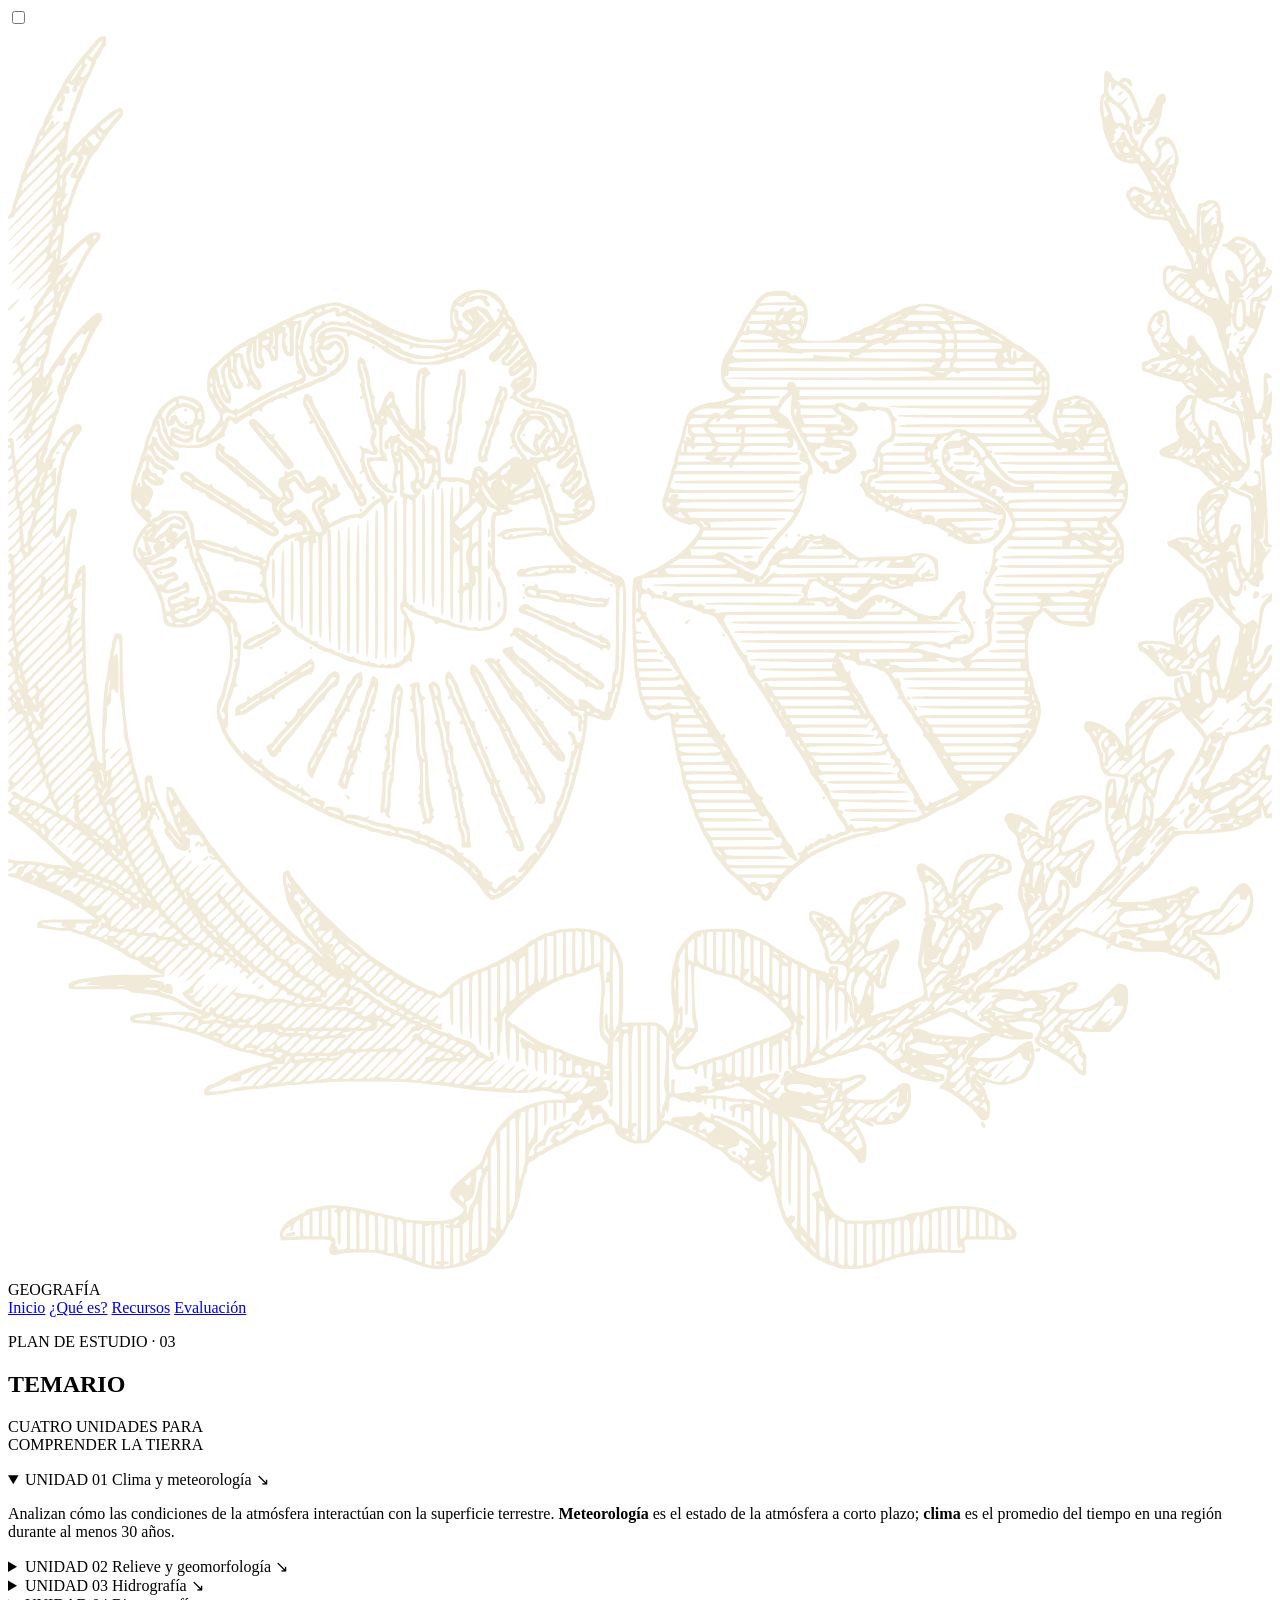
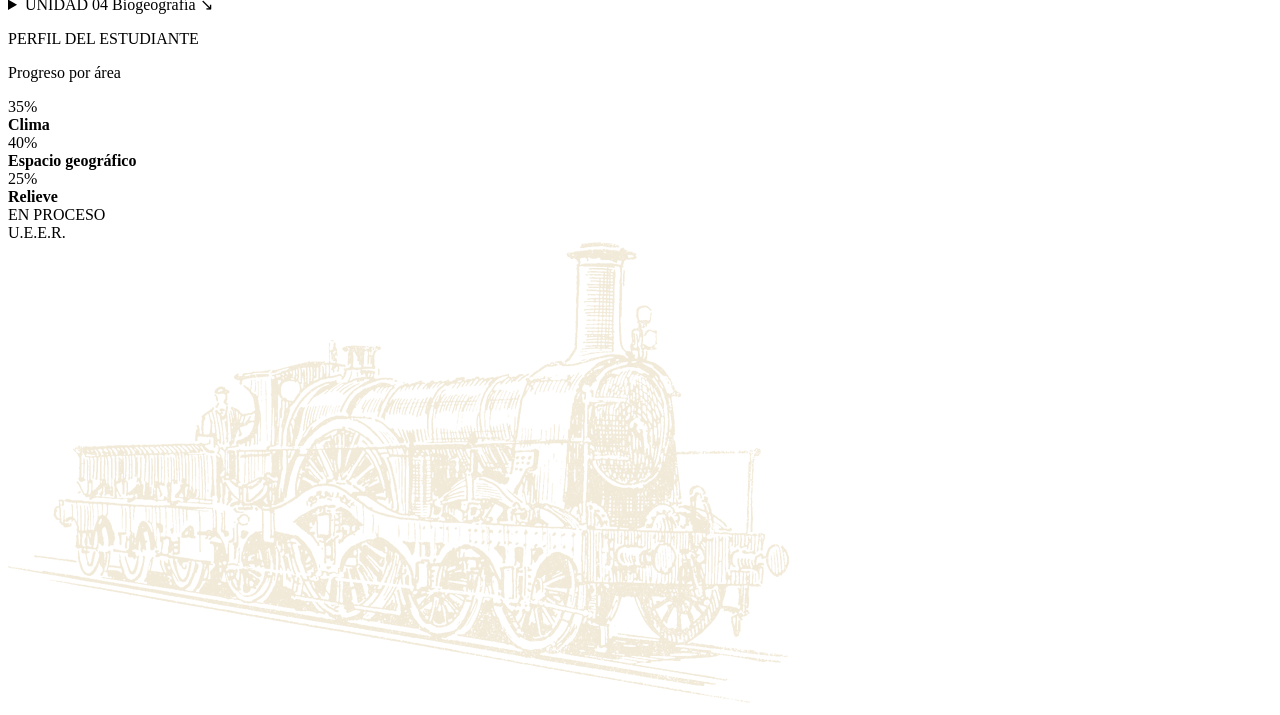
<file: temario.html>
<!DOCTYPE html>
<html lang="es">
<head>
    <meta charset="UTF-8">
    <meta name="viewport" content="width=device-width, initial-scale=1.0">
    <title>Document</title>

    <link rel="preconnect" href="https://fonts.googleapis.com">
    <link rel="preconnect" href="https://fonts.gstatic.com" crossorigin>
    <link href="https://fonts.googleapis.com/css2?family=Black+Ops+One&family=Fredoka:wght@400;500;600;700&family=Montserrat:wght@400;500;600;700&display=swap" rel="stylesheet">

</head>
<body>
    
    <!-- MENU -->
    <header class="cabecera">
        <label class="logo">
            <!-- Checkbox invisible: guarda si el menú está abierto o cerrado -->
            <input type="checkbox" class="menu-hamburguesa">
            <!-- El logo es el botón que abre y cierra el menú -->
            <img class="logo-img" src="img/escudo.svg" alt="Escudo Eugenia Ravasco">
            <span class="logo-materia">GEOGRAFÍA</span>
        </label>

        <nav>
            <a href="index.html">Inicio</a>
            <a href="introduccion.html">¿Qué es?</a>
            <a href="recursos.html">Recursos</a>
            <a href="test.html">Evaluación</a>
        </nav>
    </header>

  
        <!-- 4. Temario -->
        <section id="temario" class="temario">

            <!-- Encabezado de la sección -->
            <div class="encabezado-seccion">
                <div>
                    <p class="subtitulo-seccion">PLAN DE ESTUDIO · 03</p>
                    <h2>TEMARIO</h2>
                </div>
                <p class="encabezado-nota">CUATRO UNIDADES PARA<br>COMPRENDER LA TIERRA</p>
            </div>

            <div class="temario-contenido">

                <!-- Columna izquierda: las 4 unidades (se abren y cierran solas) -->
                <div class="unidades">

                    <details class="unidad" open>
                        <summary>
                            <span class="unidad-numero">UNIDAD 01</span>
                            <span class="unidad-titulo">Clima y meteorología</span>
                            <span class="unidad-flecha">↘</span>
                        </summary>
                        <p>Analizan cómo las condiciones de la atmósfera interactúan con la superficie terrestre. <strong>Meteorología</strong> es el estado de la atmósfera a corto plazo; <strong>clima</strong> es el promedio del tiempo en una región durante al menos 30 años.</p>
                    </details>

                    <details class="unidad">
                        <summary>
                            <span class="unidad-numero">UNIDAD 02</span>
                            <span class="unidad-titulo">Relieve y geomorfología</span>
                            <span class="unidad-flecha">↘</span>
                        </summary>
                        <p>Formas de la superficie terrestre, su origen, evolución y los procesos que las modelan.</p>
                    </details>

                    <details class="unidad">
                        <summary>
                            <span class="unidad-numero">UNIDAD 03</span>
                            <span class="unidad-titulo">Hidrografía</span>
                            <span class="unidad-flecha">↘</span>
                        </summary>
                        <p>Estudio, descripción y medición de los cuerpos de agua del planeta; gestión de recursos hídricos y prevención de inundaciones y sequías.</p>
                    </details>

                    <details class="unidad">
                        <summary>
                            <span class="unidad-numero">UNIDAD 04</span>
                            <span class="unidad-titulo">Biogeografía</span>
                            <span class="unidad-flecha">↘</span>
                        </summary>
                        <p>Distribución de los seres vivos en la Tierra, su evolución en el tiempo y su relación con el clima, el relieve y el suelo.</p>
                    </details>

                </div>

                <!-- Columna derecha: perfil del estudiante -->
                <aside class="perfil">
                    <p class="etiqueta-cinta">PERFIL DEL ESTUDIANTE</p>
                    <p class="perfil-subtitulo">Progreso por área</p>

                    <div class="progresos">
                        <div class="progreso">
                            <div class="anillo" style="--progreso: 35"><span>35%</span></div>
                            <b>Clima</b>
                        </div>
                        <div class="progreso">
                            <div class="anillo" style="--progreso: 40"><span>40%</span></div>
                            <b>Espacio geográfico</b>
                        </div>
                        <div class="progreso">
                            <div class="anillo" style="--progreso: 25"><span>25%</span></div>
                            <b>Relieve</b>
                        </div>
                    </div>

                    <div class="sello-perfil">EN PROCESO<br>U.E.E.R.</div>
                </aside>

            </div>

            <!-- Grabado decorativo -->
            <img class="grabado-borde" src="img/locomotora-clara.png" alt="">

        </section>
    

</body>
</html>
</file>
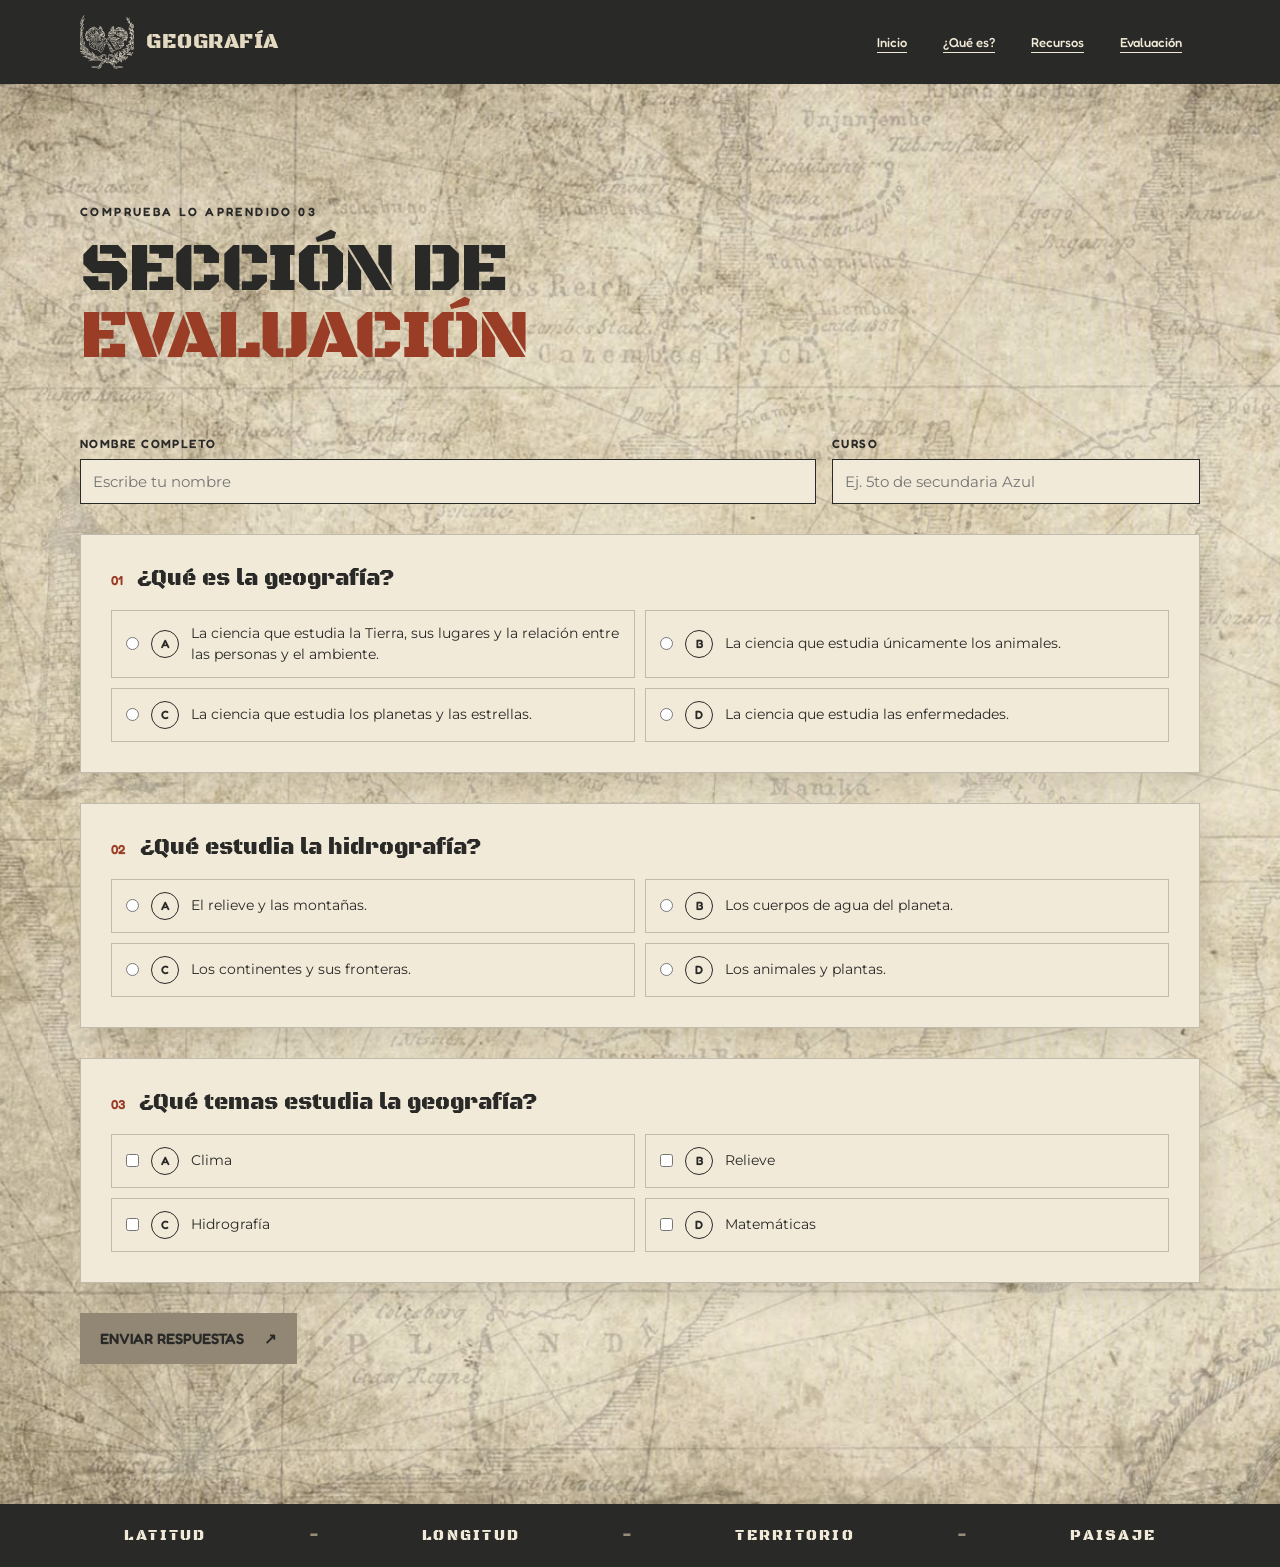
<file: test.html>
<!DOCTYPE html>
<html lang="es">
<head>
    <meta charset="UTF-8">
    <meta name="viewport" content="width=device-width, initial-scale=1.0">
    <title>Test</title>

    <link rel="preconnect" href="https://fonts.googleapis.com">
    <link rel="preconnect" href="https://fonts.gstatic.com" crossorigin>
    <link href="https://fonts.googleapis.com/css2?family=Black+Ops+One&family=Fredoka:wght@400;500;600;700&family=Montserrat:wght@400;500;600;700&display=swap" rel="stylesheet">

    <link rel="stylesheet" href="css/test.css">
</head>
<body>

    <!-- MENU -->
    <header class="cabecera">
        <label class="logo">
            <!-- Checkbox invisible: guarda si el menú está abierto o cerrado -->
            <input type="checkbox" class="menu-hamburguesa">
            <!-- El logo es el botón que abre y cierra el menú -->
            <img class="logo-img" src="img/escudo.svg" alt="Escudo Eugenia Ravasco">
            <span class="logo-materia">GEOGRAFÍA</span>
        </label>

        <nav>
            <a href="index.html">Inicio</a>
            <a href="introduccion.html">¿Qué es?</a>
            <a href="recursos.html">Recursos</a>
            <a href="test.html">Evaluación</a>
        </nav>
    </header>


    <main>
        <section id="test" class="evaluacion">

            <!-- Encabezado de la sección -->
            <div class="evaluacion-encabezado">
                <p class="subtitulo-seccion">COMPRUEBA LO APRENDIDO 03</p>
                <h2>SECCIÓN DE<br><span class="acento">EVALUACIÓN</span></h2>
            </div>

            <!-- El formulario se envía a FormSubmit, que lo reenvía al correo -->
            <form class="formulario" action="https://formsubmit.co/kim15berlyantelo@gmail.com" method="POST">

                <!-- Configuración de FormSubmit (no se ve en la página) -->
                <input type="hidden" name="_subject" value="Nueva evaluación de Geografía">
                <input type="hidden" name="_template" value="table">

                <!-- Datos del estudiante -->
                <div class="datos-estudiante">
                    <label>
                        <span>Nombre completo</span>
                        <input type="text" name="nombre" placeholder="Escribe tu nombre" required>
                    </label>
                    <label>
                        <span>Curso</span>
                        <input type="text" name="curso" placeholder="Ej. 5to de secundaria Azul" required>
                    </label>
                </div>

                <!-- Pregunta 1: una sola respuesta -->
                <fieldset class="pregunta">
                    <legend><span>01</span> ¿Qué es la geografía?</legend>
                    <div class="opciones">
                        <label>
                            <input type="radio" name="pregunta1" value="A. La ciencia que estudia la Tierra, sus lugares y la relación entre las personas y el ambiente" required>
                            <span class="opcion-letra">A</span>
                            <span>La ciencia que estudia la Tierra, sus lugares y la relación entre las personas y el ambiente.</span>
                        </label>
                        <label>
                            <input type="radio" name="pregunta1" value="B. La ciencia que estudia únicamente los animales">
                            <span class="opcion-letra">B</span>
                            <span>La ciencia que estudia únicamente los animales.</span>
                        </label>
                        <label>
                            <input type="radio" name="pregunta1" value="C. La ciencia que estudia los planetas y las estrellas">
                            <span class="opcion-letra">C</span>
                            <span>La ciencia que estudia los planetas y las estrellas.</span>
                        </label>
                        <label>
                            <input type="radio" name="pregunta1" value="D. La ciencia que estudia las enfermedades">
                            <span class="opcion-letra">D</span>
                            <span>La ciencia que estudia las enfermedades.</span>
                        </label>
                    </div>
                </fieldset>

                <!-- Pregunta 2: una sola respuesta -->
                <fieldset class="pregunta">
                    <legend><span>02</span> ¿Qué estudia la hidrografía?</legend>
                    <div class="opciones">
                        <label>
                            <input type="radio" name="pregunta2" value="A. El relieve y las montañas" required>
                            <span class="opcion-letra">A</span>
                            <span>El relieve y las montañas.</span>
                        </label>
                        <label>
                            <input type="radio" name="pregunta2" value="B. Los cuerpos de agua del planeta">
                            <span class="opcion-letra">B</span>
                            <span>Los cuerpos de agua del planeta.</span>
                        </label>
                        <label>
                            <input type="radio" name="pregunta2" value="C. Los continentes y sus fronteras">
                            <span class="opcion-letra">C</span>
                            <span>Los continentes y sus fronteras.</span>
                        </label>
                        <label>
                            <input type="radio" name="pregunta2" value="D. Los animales y plantas">
                            <span class="opcion-letra">D</span>
                            <span>Los animales y plantas.</span>
                        </label>
                    </div>
                </fieldset>

                <!-- Pregunta 3: varias respuestas (cada casilla con su propio name) -->
                <fieldset class="pregunta">
                    <legend><span>03</span> ¿Qué temas estudia la geografía?</legend>
                    <div class="opciones">
                        <label>
                            <input type="checkbox" name="pregunta3-A" value="Clima">
                            <span class="opcion-letra">A</span>
                            <span>Clima</span>
                        </label>
                        <label>
                            <input type="checkbox" name="pregunta3-B" value="Relieve">
                            <span class="opcion-letra">B</span>
                            <span>Relieve</span>
                        </label>
                        <label>
                            <input type="checkbox" name="pregunta3-C" value="Hidrografía">
                            <span class="opcion-letra">C</span>
                            <span>Hidrografía</span>
                        </label>
                        <label>
                            <input type="checkbox" name="pregunta3-D" value="Matemáticas">
                            <span class="opcion-letra">D</span>
                            <span>Matemáticas</span>
                        </label>
                    </div>
                </fieldset>

                <!-- Botón -->
                <div class="botones-formulario">
                    <button type="submit" class="boton-principal">Enviar respuestas <span>↗</span></button>
                </div>

            </form>

        </section>

    </main>

    <!-- Franja oscura -->
    <div class="franja-oscura">
        <span>LATITUD</span><b>-</b>
        <span>LONGITUD</span><b>-</b>
        <span>TERRITORIO</span><b>-</b>
        <span>PAISAJE</span>
    </div>

</body>
</html>
</file>
<file: css/styles.css>
* {
    margin: 0;
    padding: 0;
        
    
}
body {
    background-color: #e4d9c1;
    background-image:
        linear-gradient(rgba(228, 217, 193, 0.3), rgba(228, 217, 193, 0.3)), /*capa para que la imagen se vea transparente*/
        url('../img/fondo-mapa.jpg');
    background-size: cover; 
    background-position: center; /*en cel es para que se muestre el centro de la imagen*/
    color: #292927;
    font-family: 'Montserrat', sans-serif;
    
}

img {
    display: block; /*ocupa su propia fila */
    max-width: 100%;
}

a {
    color: #e4d9c1;
}


/*Menu*/

.cabecera {
    position: sticky;             /* se queda pegada arriba al bajar */
    top: 0;
    z-index: 100;                 /* queda por encima del contenido */
    display: grid;
    grid-template-columns: 1fr;   /* 1 columna: logo arriba, menú abajo , no ponemos rows porque se ajusta automáticamente*/
    grid-template-rows: auto auto;   /* fila 1: logo, fila 2: menú; cada una del alto de su contenido */
    padding: 10px 16px;           /* arriba y abajo 10px, costados 16px */
    background-color: #292927;
}

/* Checkbox invisible: guarda si el menú está abierto o cerrado */
.menu-hamburguesa {
    position: absolute;           /* sale del grid, no ocupa una celda */
    opacity: 0;                   /* no se ve, lo vuelve transparente */
    pointer-events: none;         /* hace que el mouse lo atraviese, como si no estuviera. Así nadie puede hacer clic directo en él por accidente. Igual se marca, porque el clic llega a través del label */
}

/* Logo: es el label del checkbox, funciona como botón del menú */
.logo {
    display: grid;
    grid-template-columns: auto auto;   /* dos columnas: escudo y texto */
    justify-content: start;             /* los pega a la izquierda y ajusta el tam al texto */
    align-items: center;                /* centra verticalmente */
    gap: 12px;                          /* separación entre escudo y texto */
    color: #e4d9c1;
    cursor: pointer;                    /* la manito, para que se note que se puede tocar */
}

.logo-img {
    width: 46px;
    height: 46px;
    object-fit: contain;          /* la imagen entra completa sin deformarse */
}

.logo-materia {
    font-family: 'Black Ops One', Impact, sans-serif;
    font-size: 18px;
    letter-spacing: 0.5px;       
}

/* Menú en celular: cerrado al inicio, un enlace por fila */
.cabecera nav {
    display: none;  /*el nav desaparece del todo, no ocupa espacio y la cabecera se achica solo al logo.*/
    grid-template-columns: 1fr; 
    grid-template-rows: repeat(4, auto);  /* 4 filas, una por enlace, cada una del alto de su contenido */
    justify-content: start;
    padding-top: 8px; 
}

/* Menú abierto: cuando el checkbox está marcado */
.cabecera:has(.menu-hamburguesa:checked) nav {
    display: grid; /*el display decide como se comporta una caja, el grid La caja se vuelve una cuadrícula que reparte a sus hijos en filas y columnas*/
        /*esto activa el grid, es el interruptory arriba le damos el tamanio*/
}

.cabecera nav a {
    padding: 12px 4px;
    border-top: 1px solid rgba(242, 234, 216, 0.15);   /* línea suave entre enlaces */
    color: #f2ead8;
    font-family: 'Fredoka', sans-serif;
    font-size: 13px;
    font-weight: 500;
    text-decoration: underline;
    text-underline-offset: 5px;
}

.cabecera nav a:hover {
    color: #c9b997;
}





.portada {
    position: relative;
    display: grid;
    grid-template-columns: 1fr;
    gap: 40px;
    padding: 50px 24px 80px;
}

/* Cinta negra "PROYECTO DE" */
.etiqueta-cinta {
    display: inline-block;
    padding: 12px 25px 13px;
    background-color: #292927;
    color: #f2ead8;
    font-family: 'Fredoka', sans-serif;
    font-size: 13px;
    font-weight: 600;
    letter-spacing: 0.14em;
}

.portada h1 {
    margin: 30px 0 25px;
    font-family: 'Black Ops One', Impact, sans-serif;
    font-size: 58px;
    font-weight: 400;
    letter-spacing: -0.055em;
    line-height: 0.87;
}

/* Palabras en rojo: "GEO" en la portada y "GEOGRAFÍA?" en la introducción */
.acento {
    position: relative;
    color: #9a3d27;
}

.portada-frase {
    max-width: 200px;            
    font-family: 'Fredoka', sans-serif;
    font-size: 16px;
    font-weight: 600;
    line-height: 1.35;
}

.portada-accion {
    display: grid; /*convierte una caaj en un grid y pasa a ser una celda*/
    justify-items: start; /*mide solo lo que necesita y se pega a la izquierda.*/
    margin-top: 30px;
}

/* Botón "Nosotros" */
.boton-principal {
    min-width: 130px;
    padding: 16px 20px;
    border: none;                 /* quita el borde que los botones traen por defecto */
    background-color: #918774;
    color: #292927;
    font-family: 'Fredoka', sans-serif;
    font-size: 15px;
    font-weight: 600;
    text-decoration: none;    /* "Nosotros" se ve como NOSOTROS */
    cursor: pointer;              /* la manito al pasar el mouse */
    transition: background-color 0.2s, transform 0.2s;
}

.boton-principal:hover {
    background-color: #a99d86;
}

.portada-imagen {
    position: absolute;           /* sale del grid y se ubica dentro de .portada */
    right: 24px;                  /* pegado al borde derecho (igual que el padding de la portada) */
    bottom: 80px;                 /* a la altura del botón (igual que el padding de abajo) */
}

.portada-imagen img {
    width: 120px;
    height: 140px;
    object-fit: contain;
}




/* pie de pagina */
.pie {
    padding: 55px 24px 25px;
    background-color: #292927;
    color: #f2ead8;
}

.pie-principal {
    display: grid;
    grid-template-columns: 1fr;
    gap: 40px;
    max-width: 1280px;
    margin: 0 auto 55px;
}

.pie-logo {
    display: grid;
    grid-template-columns: auto 1fr;    /* define dos columans escudo | texto */
    align-items: center;
    gap: 17px;
}

.pie-logo .logo-img {
    width: 68px;
    height: 68px;
}

.pie-logo div {
    display: grid;
}

.pie-logo b {
    font-family: 'Black Ops One', Impact, sans-serif;
    font-size: 25px;
    font-weight: 400;
}

/* Etiquetas pequeñas: U.E. EUGENIA RAVASCO, VISÍTANOS, CONTACTO */
.pie-logo span,
.pie-dato > span {
    color: #aca18a;
    font-family: 'Fredoka', sans-serif;
    font-size: 9px;
    letter-spacing: 0.15em;
}

.pie-dato p {
    margin-top: 10px;
    font-family: 'Fredoka', sans-serif;
    font-size: 12px;
    line-height: 1.6;
}

.pie-dato a {
    text-decoration: none;
}

.pie-dato a:hover {
    text-decoration: underline;
}

.pie-final {
    display: grid;
    gap: 12px;
    max-width: 1280px;
    margin: 0 auto;
    padding-top: 22px;
    border-top: 1px solid rgba(242, 234, 216, 0.3);
    font-family: 'Fredoka', sans-serif;
    letter-spacing: 0.08em;
}

.pie-final p {
    font-size: 9px;
}


/* tablet */
@media (min-width: 768px) {
    /* Contenido: la introducción se estira y la franja queda abajo */
    

        /* Desde tablet: sin hamburguesa, menú siempre visible */
    .logo {
        cursor: default; /*quita la manito, al pasar el mouse*/
    }
    .cabecera {
        grid-template-columns: auto 1fr;  /* logo | menú */
        grid-template-rows: none;
        align-items: center;              /* centra el logo y el menú verticalmente */
        height: 72px;
        padding: 0 24px;
    }

    .cabecera nav {
        display: grid;                    /* se ve siempre, el interruptor encendido siempre, En celular empezaba en none y solo se encendía con el checkbox; aquí se enciende sin condición. */
        grid-template-columns: repeat(4, auto);     /* 4 columnas, una por enlace  */
        grid-template-rows: none;         /* borra las 4 filas de celular */
        padding-top: 0;
        padding-bottom: 6px;
        padding-left: 300px;
    }

    .cabecera nav a {
        padding: 8px 11px;
        border-top: none;             /* quita la línea */
        font-size: 13px;
    }

    /* Portada */
    .portada h1 {
        font-size: 92px;
    }

    .portada-frase {
        max-width: 560px;        
        font-size: 18px;
    }

    .portada-imagen {
        position: absolute;           /* sale del grid y se ubica dentro de .portada */
        right: 24px;                  /* pegado al borde derecho (igual que el padding de la portada) */
        bottom: 80px;                 /* a la altura del botón (igual que el padding de abajo) */
    }

    .portada-imagen img {
        width: 250px;
        height: 300px;
        max-width: 500px;
        margin: 0 auto;
    }
   

    /* Introducción */
    .introduccion h2 {
        font-size: 52px;
    }

    .introduccion-texto p:last-child {
        font-size: 17px;
    }

    /* Pie en tres columnas: logo | dirección | contacto */
    .pie-principal {
        grid-template-columns: 2fr 1fr 1fr;
    }
}


/* laptop*/
@media (min-width: 1024px) {

    .cabecera {
        height: 84px;
        padding: 0 80px;
    }

    .logo-img {
        width: 54px;
        height: 54px;
    }

    .logo-materia {
        font-size: 21px;
    }

    .cabecera nav {
        justify-self: end;
        padding-bottom: 0;
    }

    .cabecera nav a {
        padding: 8px 18px;
    }

    /* Portada en dos columnas: texto 7 partes, globo 5 partes */
    .portada {
        grid-template-columns: 7fr 5fr;
        align-items: center;
        gap: 30px;
        min-height: 676px;        /* 786 - 50 - 60 */
        padding: 50px 80px 60px;
    }

    .portada h1 {
        font-size: clamp(78px, 8.6vw, 132px);
    }

    .portada-frase {
        max-width: 560px;         
        font-size: 18px;
    }

    .etiqueta-cinta {
        font-size: 17px;
    }

    .portada-accion {
        grid-auto-flow: column;
        justify-content: start;
        align-items: center;
        gap: 22px;
    }
    
    .portada-imagen {
        position: static;
    }

    .portada-imagen img {
        width: 100%;
        max-width: 500px;
        height: 520px;
        margin: 0 auto;
    }

    /* Pie */
    .pie {
        padding: 70px 80px 25px;
    }

    .pie-principal {
        gap: 45px;
        margin-bottom: 65px;
    }
}
</file>
<file: css/herramientas.css>
* {
    box-sizing: border-box;
    margin: 0;
    padding: 0;
}

body {
    background-color: #e4d9c1;
    color: #292927;
    font-family: 'Montserrat', sans-serif;
    overflow-x: hidden;
}

img {
    display: block;
    max-width: 100%;
}

a {
    color: inherit;
}

/* menú */
.cabecera {
    position: sticky;             /* se queda pegada arriba al bajar */
    top: 0;
    z-index: 100;                 /* queda por encima del contenido */
    display: grid;
    grid-template-columns: 1fr;   /* 1 columna: logo arriba, menú abajo */
    grid-template-rows: auto auto;
    gap: 4px;                     /* separación entre logo y menú */
    padding: 10px 16px 0;         /* arriba, costados, abajo */
    background-color: #292927;
}

.logo {
    display: grid;
    grid-template-columns: auto auto;   /* dos columnas: escudo y texto */
    justify-content: start;             /* los pega a la izquierda */
    align-items: center;                /* centra verticalmente */
    gap: 12px;                          /* separación entre escudo y texto */
    text-decoration: none;              /* quita el subrayado del enlace */
    color: #e4d9c1;
}

.logo-img {
    width: 46px;
    height: 46px;
    object-fit: contain;          /* la imagen entra completa sin deformarse */
}

.logo-materia {
    font-family: 'Black Ops One', Impact, sans-serif;
    font-size: 18px;
    letter-spacing: 0.03em;       /* 1em = 18px */
}

/* Menú en celular: 3 enlaces por fila */
.cabecera nav {
    display: grid;
    grid-template-columns: repeat(3, auto);
    justify-content: start;
    padding-bottom: 6px;
    white-space: nowrap;          /* "Temas Importantes" no se parte en dos líneas */
}

.cabecera nav a {
    position: relative;
    padding: 8px 11px;
    color: #f2ead8;
    font-family: 'Fredoka', sans-serif;
    font-size: 13px;
    font-weight: 500;
    text-decoration: underline;
    text-underline-offset: 5px;
}

.cabecera nav a:hover {
    color: #c9b997;
}


/* secc herramientsd*/
.herramientas {
    padding: 50px 24px 80px;
    background-color: #e4d9c1;
    background-image:
        linear-gradient(rgba(228, 217, 193, 0.3), rgba(228, 217, 193, 0.3)),
        url('../img/fondo-mapa.jpg');
    background-size: cover;       /* el mapa cubre toda la sección */
    background-position: center;
    background-repeat: no-repeat;
}

/* Todo el contenido con un ancho máximo y centrado */
.herramientas > * {
    max-width: 1100px;
    margin-left: auto;
    margin-right: auto;
}

/* Encabezado de la página, centrado */
.herramientas-encabezado {
    text-align: center;
}

.subtitulo-seccion {
    font-family: 'Fredoka', sans-serif;
    font-size: 12px;
    font-weight: 600;
    letter-spacing: 0.2em;
}

.herramientas h1 {
    margin: 18px 0 15px;
    font-family: 'Black Ops One', Impact, sans-serif;
    font-size: 38px;
    font-weight: 400;
    letter-spacing: -0.03em;
    line-height: 0.9;
}

.herramientas-frase {
    max-width: 520px;
    margin: 0 auto;
    font-family: 'Fredoka', sans-serif;
    font-size: 16px;
    font-weight: 500;
    line-height: 1.5;
}

/* Cada grupo separado del anterior */
.grupo-herramientas,
.actividad {
    margin-top: 60px;
}

/* Encabezado de cada grupo: título y nota */
.encabezado-seccion {
    display: grid;
    gap: 14px;
    margin-bottom: 26px;
}

.encabezado-seccion h2 {
    margin-top: 10px;
    font-family: 'Black Ops One', Impact, sans-serif;
    font-size: 34px;
    font-weight: 400;
    line-height: 0.95;
}

.encabezado-nota {
    padding-left: 15px;
    border-left: 3px solid #292927;
    font-family: 'Fredoka', sans-serif;
    font-size: 12px;
    font-weight: 600;
    letter-spacing: 0.1em;
    line-height: 1.5;
}


/* ---------- GRUPO 1: TARJETAS PARA ORIENTARSE ---------- */
.tarjetas-herramientas {
    display: grid;
    grid-template-columns: 1fr 1fr;   /* celular: dos columnas */
    gap: 16px;
}

/* Tarjetas de papel con el borde de abajo rasgado */
.tarjeta-herramienta {
    position: relative;           /* el clip se ubica respecto a la tarjeta */
    display: grid;
    justify-items: center;
    align-content: start;
    padding: 34px 14px 30px;
    background:
        linear-gradient(115deg, rgba(255, 255, 255, 0.25), transparent 30%),
        #f2ead8;
    box-shadow: 8px 12px 24px rgba(62, 52, 35, 0.14);
    clip-path: polygon(1% 1%, 99% 0, 100% 97%, 96% 99%, 91% 98%, 86% 100%, 79% 98%, 71% 100%, 64% 98%, 58% 100%, 50% 98%, 43% 100%, 35% 98%, 28% 100%, 20% 98%, 12% 100%, 5% 98%, 0 99%);
    text-align: center;
    transition: transform 0.25s;
}

/* Un poco torcidas, como papeles sobre la mesa */
.tarjeta-herramienta:nth-child(1) { transform: rotate(-1.4deg); }
.tarjeta-herramienta:nth-child(2) { transform: rotate(1deg); }
.tarjeta-herramienta:nth-child(3) { transform: rotate(-0.7deg); }
.tarjeta-herramienta:nth-child(4) { transform: rotate(1.2deg); }

.tarjeta-herramienta:hover {
    transform: rotate(0) translateY(-6px);
}

/* Clip metálico en la esquina */
.clip {
    position: absolute;
    top: 4px;
    right: 22px;
    width: 17px;
    height: 51px;
    border: 4px solid #73716a;
    border-bottom-color: transparent;
    border-radius: 16px 16px 0 0;   /* redondeado solo arriba */
    transform: rotate(10deg);
}

.tarjeta-herramienta img {
    width: 64px;
    height: 64px;
    object-fit: contain;          /* el globo y los íconos entran completos */
}

.tarjeta-herramienta h3 {
    margin-top: 16px;
    font-family: 'Black Ops One', Impact, sans-serif;
    font-size: 17px;
    font-weight: 400;
}

.tarjeta-herramienta p {
    margin-top: 8px;
    font-family: 'Fredoka', sans-serif;
    font-size: 13px;
    line-height: 1.5;
}

.tarjeta-herramienta a {
    color: #9a3d27;
    font-weight: 600;
}


/* ---------- GRUPO 2: TABLA DEL CLIMA ---------- */
/* En celular la tabla se comporta como bloque y se desliza de lado */
.tabla-herramientas {
    display: block;
    overflow-x: auto;
    white-space: nowrap;          /* las celdas no se parten en varias líneas */
    border-collapse: collapse;    /* une los bordes de las celdas */
    background-color: rgba(242, 234, 216, 0.8);
    font-family: 'Fredoka', sans-serif;
    font-size: 13px;
}

.tabla-herramientas th {
    padding: 14px 16px;
    background-color: #292927;
    color: #f2ead8;
    font-family: 'Black Ops One', Impact, sans-serif;
    font-size: 13px;
    font-weight: 400;
    letter-spacing: 0.06em;
    text-align: left;
    text-transform: uppercase;
}

.tabla-herramientas td {
    padding: 14px 16px;
    border-bottom: 1px solid rgba(41, 41, 39, 0.24);
    line-height: 1.4;
}

/* Primera columna (el instrumento) en rojo óxido */
.tabla-herramientas td:first-child {
    color: #9a3d27;
    font-weight: 600;
    text-transform: uppercase;
}

.tabla-herramientas tbody tr:nth-child(even) {
    background-color: rgba(213, 199, 170, 0.5);
}

.tabla-herramientas tbody tr:hover {
    background-color: #d5c7aa;
}


/* ---------- GRUPO 3: TRABAJO DE CAMPO ---------- */
.lista-campo {
    display: grid;
    grid-template-columns: 1fr;   /* celular: una columna */
    gap: 14px;
    list-style: none;             /* quita los puntos de la lista */
}

.lista-campo li {
    position: relative;
    padding: 18px 18px 18px 46px;
    border: 1px solid #292927;
    background-color: rgba(242, 234, 216, 0.7);
    font-family: 'Fredoka', sans-serif;
    font-size: 14px;
    line-height: 1.5;
}

/* Rombo decorativo en lugar del punto de la lista */
.lista-campo li::before {
    content: '◆';
    position: absolute;
    top: 18px;
    left: 18px;
    color: #9a3d27;
    font-size: 12px;
}

.lista-campo b {
    font-family: 'Black Ops One', Impact, sans-serif;
    font-weight: 400;
    text-transform: uppercase;
}


/* ---------- ACTIVIDAD: HAZ TU PLUVIÓMETRO ---------- */
.actividad-contenido {
    display: grid;
    grid-template-columns: 1fr;   /* celular: materiales arriba, pasos abajo */
    gap: 30px;
    padding: 30px 24px;
    border: 2px dashed #292927;   /* borde punteado, como hoja de actividad */
    background-color: rgba(242, 234, 216, 0.8);
}

.actividad-contenido h3 {
    margin-bottom: 14px;
    padding-bottom: 8px;
    border-bottom: 2px solid #292927;
    font-family: 'Black Ops One', Impact, sans-serif;
    font-size: 20px;
    font-weight: 400;
    text-transform: uppercase;
}

.actividad-contenido ul,
.actividad-contenido ol {
    padding-left: 22px;
    font-family: 'Fredoka', sans-serif;
    font-size: 14px;
    line-height: 1.6;
}

.actividad-contenido li {
    margin-bottom: 8px;
}

/* Números de los pasos en rojo óxido */
.actividad-contenido ol li::marker {
    color: #9a3d27;
    font-weight: 700;
}


/* ---------- BOTÓN VOLVER ---------- */
.boton-principal {
    display: grid;
    grid-auto-flow: column;
    justify-content: space-between;
    align-items: center;
    gap: 30px;
    width: max-content;           /* tan ancho como su texto */
    margin-top: 55px;
    padding: 16px 20px;
    background-color: #918774;
    color: #292927;
    font-family: 'Fredoka', sans-serif;
    font-size: 15px;
    font-weight: 600;
    text-decoration: none;
    text-transform: uppercase;
    transition: background-color 0.2s, transform 0.2s;
}

.boton-principal span {
    font-size: 22px;
}

.boton-principal:hover {
    background-color: #a99d86;
    transform: translateY(-2px);
}

.boton-principal:active {
    transform: translateY(1px);
}


/* ---------- PIE DE PÁGINA ---------- */
.pie {
    padding: 55px 24px 25px;
    background-color: #292927;
    color: #f2ead8;
}

.pie-principal {
    display: grid;
    grid-template-columns: 1fr;
    gap: 40px;
    max-width: 1280px;
    margin: 0 auto 55px;
}

.pie-logo {
    display: grid;
    grid-template-columns: auto 1fr;
    align-items: center;
    gap: 17px;
}

.pie-logo .logo-img {
    width: 68px;
    height: 68px;
}

.pie-logo div {
    display: grid;
}

.pie-logo b {
    font-family: 'Black Ops One', Impact, sans-serif;
    font-size: 25px;
    font-weight: 400;
}

/* Etiquetas pequeñas: U.E. EUGENIA RAVASCO, VISÍTANOS, CONTACTO */
.pie-logo span,
.pie-dato > span {
    color: #aca18a;
    font-family: 'Fredoka', sans-serif;
    font-size: 9px;
    letter-spacing: 0.15em;
}

.pie-dato address,
.pie-dato p {
    margin-top: 10px;
    font-family: 'Fredoka', sans-serif;
    font-size: 12px;
    font-style: normal;           /* <address> viene en cursiva por defecto */
    line-height: 1.6;
}

.pie-dato a {
    text-decoration: none;
}

.pie-dato a:hover {
    text-decoration: underline;
}

/* Menú repetido del pie (si lo usas) */
.pie-menu {
    display: grid;
    grid-template-columns: 1fr 1fr;
    align-content: start;
    gap: 10px;
}

.pie-menu a {
    font-family: 'Fredoka', sans-serif;
    font-size: 12px;
    text-underline-offset: 4px;
}

.pie-menu a:hover {
    color: #c9b997;
}

.pie-final {
    max-width: 1280px;
    margin: 0 auto;
    padding-top: 22px;
    border-top: 1px solid rgba(242, 234, 216, 0.3);
    font-family: 'Fredoka', sans-serif;
    letter-spacing: 0.08em;
}

.pie-final p,
.pie-final small {
    display: block;
    margin-bottom: 6px;
    font-size: 9px;
}


/* ==========================================================
   TABLET (pantallas desde 768px)
   ========================================================== */
@media (min-width: 768px) {

    .logo {
        cursor: default;
    }

    .cabecera {
        grid-template-columns: auto 1fr;
        grid-template-rows: none;
        align-items: center;
        height: 72px;
        padding: 0 24px;
    }

    .cabecera nav {
        display: grid;
        grid-template-columns: repeat(4, auto);
        grid-template-rows: none;
        padding-top: 0;
        padding-bottom: 6px;
        padding-left: 300px;
    }

    .cabecera nav a {
        padding: 8px 11px;
        border-top: none;
        font-size: 13px;
    }


    .herramientas h1 {
        font-size: 80px;
    }

    .herramientas-frase {
        font-size: 18px;
    }

    /* Encabezado de grupo: título a la izquierda, nota a la derecha */
    .encabezado-seccion {
        grid-template-columns: 1fr auto;
        align-items: end;
    }

    .encabezado-seccion h2 {
        font-size: 44px;
    }

    .encabezado-nota {
        text-align: right;
    }

    .tarjeta-herramienta img {
        width: 80px;
        height: 80px;
    }

    /* Desde tablet la tabla vuelve a ser tabla y ocupa todo el ancho */
    .tabla-herramientas {
        display: table;
        width: 100%;
        white-space: normal;
    }

    .lista-campo {
        grid-template-columns: 1fr 1fr;
    }

    /* Actividad: materiales | pasos */
    .actividad-contenido {
        grid-template-columns: 1fr 2fr;
        gap: 40px;
        padding: 40px;
    }

    /* Pie en tres columnas */
    .pie-principal {
        grid-template-columns: 2fr 1fr 1fr;
    }
}


/* ==========================================================
   LAPTOP (pantallas desde 1024px)
   ========================================================== */
@media (min-width: 1024px) {

    /* Cabecera en una sola fila: logo a la izquierda, menú a la derecha */
    .cabecera {
        grid-template-columns: auto 1fr;
        align-items: center;
        height: 84px;
        padding: 0 80px;
    }

    .logo-img {
        width: 54px;
        height: 54px;
    }

    .logo-materia {
        font-size: 21px;
    }

    .cabecera nav {
        justify-self: end;
    }

    .cabecera nav a {
        padding: 8px 18px;
    }

    .herramientas {
        padding: 70px 80px 110px;
    }

    .herramientas h1 {
        font-size: clamp(90px, 9vw, 130px);
    }

    .herramientas-frase {
        font-size: 20px;
    }

    .grupo-herramientas,
    .actividad {
        margin-top: 90px;
    }

    .encabezado-seccion h2 {
        font-size: 56px;
    }

    /* Las 4 tarjetas en una fila */
    .tarjetas-herramientas {
        grid-template-columns: repeat(4, 1fr);
        gap: 22px;
    }

    .tarjeta-herramienta {
        padding: 40px 20px 36px;
    }

    .tarjeta-herramienta img {
        width: 96px;
        height: 96px;
    }

    .tarjeta-herramienta h3 {
        font-size: 21px;
    }

    .tabla-herramientas {
        font-size: 15px;
    }

    .tabla-herramientas th,
    .tabla-herramientas td {
        padding: 16px 22px;
    }

    .actividad-contenido {
        padding: 50px;
    }

    .actividad-contenido ul,
    .actividad-contenido ol {
        font-size: 15px;
    }

    .pie {
        padding: 70px 80px 25px;
    }

    .pie-principal {
        gap: 45px;
        margin-bottom: 65px;
    }
}
</file>
<file: css/introduccion.css>
* {
    margin: 0;
    padding: 0;
}

body {
    min-height: 100vh;
    display: grid;
    grid-template-rows: auto 1fr;
    background-color: #e4d9c1;
    background-image:
        linear-gradient(rgba(228, 217, 193, 0.3), rgba(228, 217, 193, 0.3)),
        url('../img/fondo-mapa.jpg');
    background-size: cover;
    background-position: center;
    color: #292927;
    font-family: 'Montserrat', sans-serif;
}

img {
    display: block;
    max-width: 100%;
}

a {
    color: #e4d9c1;
}


/* Menú */
.cabecera {
    position: sticky;
    top: 0;
    z-index: 100;
    display: grid;
    grid-template-columns: 1fr;
    grid-template-rows: auto auto;
    padding: 10px 16px;
    background-color: #292927;
}

.menu-hamburguesa {
    position: absolute;
    opacity: 0;
    pointer-events: none;
}

.logo {
    display: grid;
    grid-template-columns: auto auto;
    justify-content: start;
    align-items: center;
    gap: 12px;
    color: #e4d9c1;
    cursor: pointer;
}

.logo-img {
    width: 46px;
    height: 46px;
    object-fit: contain;
}

.logo-materia {
    font-family: 'Black Ops One', Impact, sans-serif;
    font-size: 18px;
    letter-spacing: 0.5px;
}

.cabecera nav {
    display: none;
    grid-template-columns: 1fr;
    grid-template-rows: repeat(4, auto);
    padding-top: 8px;
}

.cabecera:has(.menu-hamburguesa:checked) nav {
    display: grid;
}

.cabecera nav a {
    padding: 12px 4px;
    border-top: 1px solid rgba(242, 234, 216, 0.15);
    color: #f2ead8;
    font-family: 'Fredoka', sans-serif;
    font-size: 13px;
    font-weight: 500;
    text-decoration: underline;
    text-underline-offset: 5px;
}

.cabecera nav a:hover {
    color: #c9b997;
}


/* Contenido: la introducción se estira y la franja queda abajo */
main {
    display: grid;
    grid-template-rows: 1fr auto;
}


/* Introducción */
.introduccion {
    position: relative;
    padding: 190px 24px 210px;
    text-align: center;
}

.introduccion-texto {
    position: relative;
    z-index: 1;
    max-width: 640px;
    margin: 0 auto;
}

.subtitulo-seccion {
    margin-bottom: 18px;
    font-family: 'Fredoka', sans-serif;
    font-size: 12px;
    font-weight: 600;
    letter-spacing: 0.2em;
}

.introduccion h2 {
    font-family: 'Black Ops One', Impact, sans-serif;
    font-size: 45px;
    font-weight: 400;
    letter-spacing: -0.025em;
    line-height: 0.95;
}

.acento {
    color: #9a3d27;
}

.introduccion-texto p:last-child {
    max-width: 560px;
    margin: 30px auto 0;
    font-size: 15px;
    font-weight: 500;
    line-height: 1.8;
}

/* Dibujos en las esquinas */
.dibujo {
    position: absolute;
    object-fit: contain;
}

.dibujo-globo {
    top: 20px;
    left: 8px;
    width: 130px;
    height: 150px;
    animation: flotar 4s ease-in-out infinite;
}

.dibujo-capitolio {
    top: 25px;
    right: 8px;
    width: 140px;
    height: 140px;
    animation: flotar 5s ease-in-out infinite;

}

.dibujo-pareja {
    bottom: 15px;
    left: 8px;
    width: 140px;
    height: 170px;
    animation: balancear 1.2s ease-in-out infinite; 
}

.dibujo-barco {
    bottom: 20px;
    right: 0;
    width: 190px;
    height: 160px;
    animation: balancear 3s ease-in-out infinite;   /*empieza lento, acelera y termina lento: se ve natural*/
}


/* Franja oscura */
.franja-oscura {
    display: grid;
    grid-auto-flow: column;
    justify-content: space-between;
    gap: 8px;
    padding: 20px 16px;
    background-color: #292927;
    color: #f2ead8;
    font-family: 'Black Ops One', Impact, sans-serif;
    font-size: 9px;
    letter-spacing: 0.08em;
    white-space: nowrap;
}

.franja-oscura b {
    color: #978d78;
}

/* ===== Animaciones ===== */

/* Sube y baja suavemente */
@keyframes flotar {
    0%   { transform: translateY(0); }
    50%  { transform: translateY(-10px); }
    100% { transform: translateY(0); }
}

/* Se inclina a un lado y al otro, como un barco en el agua */
@keyframes balancear {
    0%   { transform: rotate(-3deg); }
    50%  { transform: rotate(3deg); }
    100% { transform: rotate(-3deg); }
}



/* Tablet */
@media (min-width: 768px) {

    .logo {
        cursor: default;
    }

    .cabecera {
        grid-template-columns: auto 1fr;  
        grid-template-rows: none;
        align-items: center;            
        height: 72px;
        padding: 0 24px;
    }

    .cabecera nav {
        display: grid;
        grid-template-columns: repeat(4, auto);
        grid-template-rows: none;
        justify-self: end;
        padding-top: 0;
    }

    .cabecera nav a {
        padding: 8px 11px;
        border-top: none;
    }

    .introduccion h2 {
        font-size: 52px;
    }

    .introduccion-texto p:last-child {
        font-size: 17px;
    }

    .franja-oscura {
        justify-content: space-around;
        padding: 22px 6vw;
        font-size: 12px;
        letter-spacing: 0.15em;
    }
}


/* Laptop */
@media (min-width: 1024px) {

    .cabecera {
        height: 84px;
        padding: 0 80px;
    }

    .logo-img {
        width: 54px;
        height: 54px;
    }

    .logo-materia {
        font-size: 21px;
    }

    .cabecera nav a {
        padding: 8px 18px;
    }

    /* Texto centrado, dibujos a los costados */
    .introduccion {
        display: grid;
        align-content: center;
        min-height: 520px;
        padding: 120px 80px;
    }

    .introduccion h2 {
        font-size: clamp(55px, 5.5vw, 82px);
    }

    .introduccion-texto p:last-child {
        font-size: 19px;
    }

    .dibujo-globo {
        top: 50px;
        left: 40px;
        width: 230px;
        height: 270px;
    }

    .dibujo-capitolio {
        top: 50px;
        right: 50px;
        width: 250px;
        height: 250px;
    }

    .dibujo-pareja {
        bottom: 40px;
        left: 60px;
        width: 220px;
        height: 260px;
    }

    .dibujo-barco {
        bottom: 30px;
        right: 20px;
        width: 340px;
        height: 270px;
    }

    .franja-oscura {
        font-size: 15px;
    }
}
</file>
<file: css/mapas.css>
* {
    margin: 0;
    padding: 0;
}

body {
    background-color: #e4d9c1;
    background-image:
        linear-gradient(rgba(228, 217, 193, 0.3), rgba(228, 217, 193, 0.3)),
        url('../img/fondo-mapa.jpg');
    background-size: cover;
    background-position: center;
    color: #292927;
    font-family: 'Montserrat', sans-serif;
}

img {
    display: block;
    max-width: 100%;
}

a {
    color: #e4d9c1;
}


.cabecera {
    position: sticky;
    top: 0;
    z-index: 100;
    display: grid;
    grid-template-columns: 1fr;
    grid-template-rows: auto auto;
    gap: 4px;
    padding: 10px 16px;
    background-color: #292927;
}

.menu-hamburguesa {
    position: absolute;
    opacity: 0;
    pointer-events: none;
}

.logo {
    display: grid;
    grid-template-columns: auto auto;
    justify-content: start;
    align-items: center;
    gap: 12px;
    color: #e4d9c1;
    cursor: pointer;
}

.logo-img {
    width: 46px;
    height: 46px;
    object-fit: contain;
}

.logo-materia {
    font-family: 'Black Ops One', Impact, sans-serif;
    font-size: 18px;
    letter-spacing: 0.5px;
}

.cabecera nav {
    display: none;
    grid-template-columns: 1fr;
    grid-template-rows: repeat(4, auto);
    justify-content: start;
    padding-top: 8px;
}

.cabecera:has(.menu-hamburguesa:checked) nav {
    display: grid;
}

.cabecera nav a {
    padding: 12px 4px;
    border-top: 1px solid rgba(242, 234, 216, 0.15);
    color: #f2ead8;
    font-family: 'Fredoka', sans-serif;
    font-size: 13px;
    font-weight: 500;
    text-decoration: underline;
    text-underline-offset: 5px;
}

.cabecera nav a:hover {
    color: #c9b997;
}

/* ---------- SECCIÓN MAPAS ---------- */
.mapas {
    padding: 50px 24px 80px;
    background-color: #e4d9c1;
    background-image:
        linear-gradient(rgba(228, 217, 193, 0.3), rgba(228, 217, 193, 0.3)),
        url('../img/fondo-mapa.jpg');
    background-size: cover;       /* el mapa cubre toda la sección */
    background-position: center;
    background-repeat: no-repeat;
}

/* Todo el contenido con un ancho máximo y centrado */
.mapas > * {
    max-width: 1100px;
    margin-left: auto;
    margin-right: auto;
}

/* Encabezado de la página, centrado */
.mapas-encabezado {
    margin-bottom: 20px;
    text-align: center;
}

.subtitulo-seccion {
    font-family: 'Fredoka', sans-serif;
    font-size: 12px;
    font-weight: 600;
    letter-spacing: 0.2em;
}

.mapas h1 {
    margin: 18px 0 15px;
    font-family: 'Black Ops One', Impact, sans-serif;
    font-size: 64px;
    font-weight: 400;
    letter-spacing: -0.03em;
    line-height: 0.9;
}

.mapas-frase {
    max-width: 520px;
    margin: 0 auto;
    font-family: 'Fredoka', sans-serif;
    font-size: 16px;
    font-weight: 500;
    line-height: 1.5;
}

/* Cada bloque (lámina) separado del anterior */
.mapa-colegio,
.elementos-mapa,
.tipos-mapa,
.mapas-explorar {
    margin-top: 60px;
}

/* Encabezado de cada lámina: título y nota */
.encabezado-seccion {
    display: grid;
    gap: 14px;
    margin-bottom: 26px;
}

.encabezado-seccion h2 {
    margin-top: 10px;
    font-family: 'Black Ops One', Impact, sans-serif;
    font-size: 34px;
    font-weight: 400;
    line-height: 0.95;
}

.encabezado-nota {
    padding-left: 15px;
    border-left: 3px solid #292927;
    font-family: 'Fredoka', sans-serif;
    font-size: 12px;
    font-weight: 600;
    letter-spacing: 0.1em;
    line-height: 1.5;
}


/* ---------- 1. MAPA DEL COLEGIO (iframe) ---------- */
.mapa-colegio iframe {
    display: block;
    width: 100%;
    height: 320px;
    border: 6px solid #f2ead8;    /* marco de papel alrededor del mapa */
    outline: 1px solid #292927;
    background-color: #d5c7aa;
    box-shadow: 8px 12px 24px rgba(62, 52, 35, 0.18);
    filter: sepia(0.35);          /* le da un tono antiguo al mapa de Google */
    transition: filter 0.3s;
}

.mapa-colegio iframe:hover {
    filter: none;                 /* al pasar el mouse se ve con sus colores */
}


/* ---------- 2. ELEMENTOS DE UN MAPA ---------- */
.tarjetas-elementos {
    display: grid;
    grid-template-columns: 1fr 1fr;   /* celular: dos columnas */
    gap: 16px;
}

/* Tarjetas de papel con el borde de abajo rasgado */
.tarjeta-elemento {
    position: relative;           /* el número se ubica respecto a la tarjeta */
    padding: 44px 16px 26px;
    background:
        linear-gradient(115deg, rgba(255, 255, 255, 0.25), transparent 30%),
        #f2ead8;
    box-shadow: 8px 12px 24px rgba(62, 52, 35, 0.14);
    clip-path: polygon(1% 1%, 99% 0, 100% 97%, 96% 99%, 91% 98%, 86% 100%, 79% 98%, 71% 100%, 64% 98%, 58% 100%, 50% 98%, 43% 100%, 35% 98%, 28% 100%, 20% 98%, 12% 100%, 5% 98%, 0 99%);
    transition: transform 0.25s;
}

/* La quinta tarjeta ocupa las dos columnas en celular */
.tarjeta-elemento:last-child {
    grid-column: 1 / -1;
}

/* Un poco torcidas, como papeles sobre la mesa */
.tarjeta-elemento:nth-child(odd)  { transform: rotate(-1deg); }
.tarjeta-elemento:nth-child(even) { transform: rotate(0.8deg); }

.tarjeta-elemento:hover {
    transform: rotate(0) translateY(-6px);
}

.tarjeta-numero {
    position: absolute;
    top: 16px;
    left: 16px;
    border-bottom: 1px solid #292927;
    font-family: 'Fredoka', sans-serif;
    font-size: 11px;
}

.tarjeta-elemento h3 {
    font-family: 'Black Ops One', Impact, sans-serif;
    font-size: 17px;
    font-weight: 400;
}

.tarjeta-elemento p {
    margin-top: 8px;
    font-family: 'Fredoka', sans-serif;
    font-size: 13px;
    line-height: 1.5;
}


/* ---------- 3. TABLA: TIPOS DE MAPAS ---------- */
.tipos-mapa {
    overflow-x: auto;             /* en celular la tabla se puede deslizar de lado */
}

.tabla-mapas {
    width: 100%;
    min-width: 520px;
    border-collapse: collapse;    /* une los bordes de las celdas */
    background-color: rgba(242, 234, 216, 0.8);
    font-family: 'Fredoka', sans-serif;
    font-size: 13px;
}

.tabla-mapas th {
    padding: 14px 16px;
    background-color: #292927;
    color: #f2ead8;
    font-family: 'Black Ops One', Impact, sans-serif;
    font-size: 13px;
    font-weight: 400;
    letter-spacing: 0.06em;
    text-align: left;
    text-transform: uppercase;
}

.tabla-mapas td {
    padding: 14px 16px;
    border-bottom: 1px solid rgba(41, 41, 39, 0.24);
    line-height: 1.4;
    vertical-align: top;
}

/* Primera columna (el tipo de mapa) en rojo óxido */
.tabla-mapas td:first-child {
    color: #9a3d27;
    font-weight: 600;
    text-transform: uppercase;
}

/* Filas intercaladas y fila resaltada al pasar el mouse */
.tabla-mapas tbody tr:nth-child(even) {
    background-color: rgba(213, 199, 170, 0.5);
}

.tabla-mapas tbody tr:hover {
    background-color: #d5c7aa;
}


/* ---------- 4. ENLACES PARA EXPLORAR ---------- */
.enlaces-mapas {
    display: grid;
    grid-template-columns: 1fr;   /* celular: una columna */
    gap: 16px;
    list-style: none;             /* quita los puntos de la lista */
}

.enlaces-mapas li {
    padding: 20px 18px;
    border: 1px solid #292927;
    background-color: rgba(242, 234, 216, 0.7);
    transition: background-color 0.2s;
}

.enlaces-mapas li:hover {
    background-color: #f2ead8;
}

.enlaces-mapas a {
    font-family: 'Black Ops One', Impact, sans-serif;
    font-size: 18px;
    text-decoration: none;
}

.enlaces-mapas a span {
    color: #9a3d27;
}

.enlaces-mapas a:hover {
    text-decoration: underline;
}

.enlaces-mapas p {
    margin-top: 8px;
    font-family: 'Fredoka', sans-serif;
    font-size: 13px;
    line-height: 1.5;
}


/* ---------- BOTÓN VOLVER ---------- */
.boton-principal {
    display: grid;
    grid-auto-flow: column;
    justify-content: space-between;
    align-items: center;
    gap: 30px;
    width: max-content;           /* tan ancho como su texto */
    margin-top: 55px;
    padding: 16px 20px;
    background-color: #918774;
    color: #292927;
    font-family: 'Fredoka', sans-serif;
    font-size: 15px;
    font-weight: 600;
    text-decoration: none;
    text-transform: uppercase;
    transition: background-color 0.2s, transform 0.2s;
}

.boton-principal span {
    font-size: 22px;
}

.boton-principal:hover {
    background-color: #a99d86;
    transform: translateY(-2px);
}

.boton-principal:active {
    transform: translateY(1px);
}


/* ---------- PIE DE PÁGINA ---------- */
.pie {
    padding: 55px 24px 25px;
    background-color: #292927;
    color: #f2ead8;
}

.pie-principal {
    display: grid;
    grid-template-columns: 1fr;
    gap: 40px;
    max-width: 1280px;
    margin: 0 auto 55px;
}

.pie-logo {
    display: grid;
    grid-template-columns: auto 1fr;
    align-items: center;
    gap: 17px;
}

.pie-logo .logo-img {
    width: 68px;
    height: 68px;
}

.pie-logo div {
    display: grid;
}

.pie-logo b {
    font-family: 'Black Ops One', Impact, sans-serif;
    font-size: 25px;
    font-weight: 400;
}

/* Etiquetas pequeñas: U.E. EUGENIA RAVASCO, VISÍTANOS, CONTACTO */
.pie-logo span,
.pie-dato > span {
    color: #aca18a;
    font-family: 'Fredoka', sans-serif;
    font-size: 9px;
    letter-spacing: 0.15em;
}

.pie-dato address,
.pie-dato p {
    margin-top: 10px;
    font-family: 'Fredoka', sans-serif;
    font-size: 12px;
    font-style: normal;           /* <address> viene en cursiva por defecto */
    line-height: 1.6;
}

.pie-dato a {
    text-decoration: none;
}

.pie-dato a:hover {
    text-decoration: underline;
}

/* Menú repetido del pie (si lo usas) */
.pie-menu {
    display: grid;
    grid-template-columns: 1fr 1fr;
    align-content: start;
    gap: 10px;
}

.pie-menu a {
    font-family: 'Fredoka', sans-serif;
    font-size: 12px;
    text-underline-offset: 4px;
}

.pie-menu a:hover {
    color: #c9b997;
}

.pie-final {
    max-width: 1280px;
    margin: 0 auto;
    padding-top: 22px;
    border-top: 1px solid rgba(242, 234, 216, 0.3);
    font-family: 'Fredoka', sans-serif;
    letter-spacing: 0.08em;
}

.pie-final p,
.pie-final small {
    display: block;
    margin-bottom: 6px;
    font-size: 9px;
}


/* Tablet */
@media (min-width: 768px) {

    .logo {
        cursor: default;
    }

    .cabecera {
        grid-template-columns: auto 1fr;
        grid-template-rows: none;
        align-items: center;
        height: 72px;
        padding: 0 24px;
    }

    .cabecera nav {
        display: grid;
        grid-template-columns: repeat(4, auto);
        grid-template-rows: none;
        padding-top: 0;
        padding-bottom: 6px;
        padding-left: 300px;
    }

    .cabecera nav a {
        padding: 8px 11px;
        border-top: none;
        font-size: 13px;
    }






    

    .mapas h1 {
        font-size: 92px;
    }

    .mapas-frase {
        font-size: 18px;
    }

    /* Encabezado de lámina: título a la izquierda, nota a la derecha */
    .encabezado-seccion {
        grid-template-columns: 1fr auto;
        align-items: end;
    }

    .encabezado-seccion h2 {
        font-size: 44px;
    }

    .encabezado-nota {
        text-align: right;
    }

    .mapa-colegio iframe {
        height: 400px;
    }

    /* Elementos: 3 columnas, la quinta vuelve a su tamaño */
    .tarjetas-elementos {
        grid-template-columns: repeat(3, 1fr);
    }

    .tarjeta-elemento:last-child {
        grid-column: auto;
    }

    .enlaces-mapas {
        grid-template-columns: repeat(3, 1fr);
    }

    /* Pie en tres columnas */
    .pie-principal {
        grid-template-columns: 2fr 1fr 1fr;
    }
}



/*laptop*/

@media (min-width: 1024px) {

    .cabecera {
        height: 84px;
        padding: 0 80px;
    }

    .logo-img {
        width: 54px;
        height: 54px;
    }

    .logo-materia {
        font-size: 21px;
    }

    .cabecera nav {
        justify-self: end;
        padding-bottom: 0;
    }

    .cabecera nav a {
        padding: 8px 18px;
    }






    .mapas {
        padding: 70px 80px 110px;
    }

    .mapas h1 {
        font-size: clamp(100px, 10vw, 140px);
    }

    .mapas-frase {
        font-size: 20px;
    }

    .mapa-colegio,
    .elementos-mapa,
    .tipos-mapa,
    .mapas-explorar {
        margin-top: 90px;
    }

    .encabezado-seccion h2 {
        font-size: 56px;
    }

    .mapa-colegio iframe {
        height: 460px;
    }

    /* Elementos: las 5 tarjetas en una fila */
    .tarjetas-elementos {
        grid-template-columns: repeat(5, 1fr);
        gap: 20px;
    }

    .tabla-mapas {
        font-size: 15px;
    }

    .tabla-mapas th,
    .tabla-mapas td {
        padding: 16px 22px;
    }

    .enlaces-mapas {
        gap: 24px;
    }

    .pie {
        padding: 70px 80px 25px;
    }

    .pie-principal {
        gap: 45px;
        margin-bottom: 65px;
    }
}
</file>
<file: css/nosotros.css>
* {
    margin: 0;
    padding: 0;
}

body {
    background-color: #e4d9c1;
    background-image:
        linear-gradient(rgba(228, 217, 193, 0.3), rgba(228, 217, 193, 0.3)),
        url('../img/fondo-mapa.jpg');
    background-size: cover;
    background-position: center;
    color: #292927;
    font-family: 'Montserrat', sans-serif;
}

img {
    display: block;
    max-width: 100%;
}

a {
    color: #e4d9c1;
}


/* Menú */
.cabecera {
    position: sticky;
    top: 0;
    z-index: 100;
    display: grid;
    grid-template-columns: 1fr;
    grid-template-rows: auto auto;
    gap: 4px;
    padding: 10px 16px;
    background-color: #292927;
}

.menu-hamburguesa {
    position: absolute;
    opacity: 0;
    pointer-events: none;
}

.logo {
    display: grid;
    grid-template-columns: auto auto;
    justify-content: start;
    align-items: center;
    gap: 12px;
    color: #e4d9c1;
    cursor: pointer;
}

.logo-img {
    width: 46px;
    height: 46px;
    object-fit: contain;
}

.logo-materia {
    font-family: 'Black Ops One', Impact, sans-serif;
    font-size: 18px;
    letter-spacing: 0.5px;
}

.cabecera nav {
    display: none;
    grid-template-columns: 1fr;
    grid-template-rows: repeat(4, auto);
    padding-top: 8px;
}

.cabecera:has(.menu-hamburguesa:checked) nav {
    display: grid;
}

.cabecera nav a {
    padding: 12px 4px;
    border-top: 1px solid rgba(242, 234, 216, 0.15);
    color: #f2ead8;
    font-family: 'Fredoka', sans-serif;
    font-size: 13px;
    font-weight: 500;
    text-decoration: underline;
    text-underline-offset: 5px;
}

.cabecera nav a:hover {
    color: #c9b997;
}


/* Nosotros */
.nosotros {
    padding: 50px 24px 70px;
}

.nosotros-encabezado {
    margin-bottom: 45px;
    text-align: center;
}

/* Cinta negra "CREADORES DE LA PÁGINA WEB" */
.etiqueta-cinta {
    display: inline-block;
    padding: 12px 25px 13px;
    background-color: #292927;
    color: #f2ead8;
    font-family: 'Fredoka', sans-serif;
    font-size: 13px;
    font-weight: 600;
    letter-spacing: 0.14em;
}

.nosotros h1 {
    margin: 25px 0 15px;
    font-family: 'Black Ops One', Impact, sans-serif;
    font-size: 44px;
    font-weight: 400;
    letter-spacing: -0.03em;
    line-height: 0.9;
}

.nosotros-frase {
    max-width: 480px;
    margin: 0 auto;
    font-family: 'Fredoka', sans-serif;
    font-size: 16px;
    font-weight: 500;
    line-height: 1.5;
}

/* Integrantes: en celular uno debajo del otro */
.integrantes {
    display: grid;
    grid-template-columns: 1fr;
    gap: 35px;
    max-width: 1000px;
    margin: 0 auto;
}

.integrante {
    text-align: center;
}

/* Foto redonda */
.integrante img {
    width: 180px;
    height: 180px;
    margin: 0 auto;
    border: 4px solid #292927;
    border-radius: 50%;
    object-fit: cover;
    box-shadow: 8px 12px 24px rgba(62, 52, 35, 0.2);
}

/* Nombre debajo de la foto */
.integrante h2 {
    margin-top: 16px;
    font-family: 'Black Ops One', Impact, sans-serif;
    font-size: 18px;
    font-weight: 400;
    text-transform: uppercase;
}


/* Tablet */
@media (min-width: 768px) {

    .logo {
        cursor: default;
    }

    .cabecera {
        grid-template-columns: auto 1fr;
        grid-template-rows: none;
        align-items: center;
        height: 72px;
        padding: 0 24px;
    }

    .cabecera nav {
        display: grid;
        grid-template-columns: repeat(4, auto);
        grid-template-rows: none;
        justify-self: end;
        padding-top: 0;
    }

    .cabecera nav a {
        padding: 8px 11px;
        border-top: none;
    }

    .nosotros h1 {
        font-size: 80px;
    }

    .nosotros-frase {
        font-size: 18px;
    }

    /* Tres columnas */
    .integrantes {
        grid-template-columns: repeat(3, 1fr);
        gap: 24px;
    }

    .integrante img {
        width: 170px;
        height: 170px;
    }
}


/* Laptop */
@media (min-width: 1024px) {

    .cabecera {
        height: 84px;
        padding: 0 80px;
    }

    .logo-img {
        width: 54px;
        height: 54px;
    }

    .logo-materia {
        font-size: 21px;
    }

    .cabecera nav a {
        padding: 8px 18px;
    }

    .nosotros {
        padding: 70px 80px 110px;
    }

    .etiqueta-cinta {
        font-size: 17px;
    }

    .nosotros h1 {
        font-size: clamp(90px, 9vw, 130px);
    }

    .nosotros-frase {
        font-size: 20px;
    }

    .integrantes {
        gap: 40px;
    }

    .integrante img {
        width: 220px;
        height: 220px;
    }

    .integrante h2 {
        font-size: 22px;
    }
}
</file>
<file: css/plataforma.css>
* {
    margin: 0;
    padding: 0;
}

body {
    background-color: #e4d9c1;
    background-image:
        linear-gradient(rgba(228, 217, 193, 0.3), rgba(228, 217, 193, 0.3)),
        url('../img/fondo-mapa.jpg');
    background-size: cover;
    background-position: center;
    color: #292927;
    font-family: 'Montserrat', sans-serif;
}

img {
    display: block;
    max-width: 100%;
}

a {
    color: #e4d9c1;
}


.cabecera {
    position: sticky;
    top: 0;
    z-index: 100;
    display: grid;
    grid-template-columns: 1fr;
    grid-template-rows: auto auto;
    gap: 4px;
    padding: 10px 16px;
    background-color: #292927

}

.menu-hamburguesa {
    position: absolute;
    opacity: 0;
    pointer-events: none;
}

.logo {
    display: grid;
    grid-template-columns: auto auto;
    justify-content: start;
    align-items: center;
    gap: 12px;
    color: #e4d9c1;
    cursor: pointer;
}

.logo-img {
    width: 46px;
    height: 46px;
    object-fit: contain;
}

.logo-materia {
    font-family: 'Black Ops One', Impact, sans-serif;
    font-size: 18px;
    letter-spacing: 0.5px;
}

.cabecera nav {
    display: none;
    grid-template-columns: 1fr;
    grid-template-rows: repeat(4, auto);
    justify-content: start;
    padding-top: 8px;
}

.cabecera:has(.menu-hamburguesa:checked) nav {
    display: grid;
}

.cabecera nav a {
    padding: 12px 4px;
    border-top: 1px solid rgba(242, 234, 216, 0.15);
    color: #f2ead8;
    font-family: 'Fredoka', sans-serif;
    font-size: 13px;
    font-weight: 500;
    text-decoration: underline;
    text-underline-offset: 5px;
}

.cabecera nav a:hover {
    color: #c9b997;
}





/* ---------- SECCIÓN PLATAFORMA ---------- */
.plataforma {
    padding: 50px 24px 80px;
    background-color: #e4d9c1;
    background-image:
        linear-gradient(rgba(228, 217, 193, 0.3), rgba(228, 217, 193, 0.3)),
        url('../img/fondo-mapa.jpg');
    background-size: cover;       /* el mapa cubre toda la sección */
    background-position: center;
    background-repeat: no-repeat;
}

/* Todo el contenido con un ancho máximo y centrado */
.plataforma > * {
    max-width: 1100px;
    margin-left: auto;
    margin-right: auto;
}

/* Encabezado de la página, centrado */
.plataforma-encabezado {
    text-align: center;
}

.subtitulo-seccion {
    font-family: 'Fredoka', sans-serif;
    font-size: 12px;
    font-weight: 600;
    letter-spacing: 0.2em;
}

.plataforma h1 {
    margin: 18px 0 15px;
    font-family: 'Black Ops One', Impact, sans-serif;
    font-size: 48px;
    font-weight: 400;
    letter-spacing: -0.03em;
    line-height: 0.9;
}

.plataforma-frase {
    max-width: 540px;
    margin: 0 auto;
    font-family: 'Fredoka', sans-serif;
    font-size: 16px;
    font-weight: 500;
    line-height: 1.5;
}

/* Cada paso separado del anterior */
.aula-virtual,
.material,
.cronograma,
.consultas {
    margin-top: 60px;
}

/* Encabezado de cada paso: título y nota */
.encabezado-seccion {
    display: grid;
    gap: 14px;
    margin-bottom: 26px;
}

.encabezado-seccion h2 {
    margin-top: 10px;
    font-family: 'Black Ops One', Impact, sans-serif;
    font-size: 34px;
    font-weight: 400;
    line-height: 0.95;
}

.encabezado-nota {
    padding-left: 15px;
    border-left: 3px solid #292927;
    font-family: 'Fredoka', sans-serif;
    font-size: 12px;
    font-weight: 600;
    letter-spacing: 0.1em;
    line-height: 1.5;
}


/* ---------- BOTONES ---------- */
.boton-principal,
.boton-secundario {
    display: inline-grid;
    grid-auto-flow: column;
    justify-content: space-between;
    align-items: center;
    gap: 30px;
    min-width: 170px;
    padding: 16px 20px;
    border: 1px solid #918774;
    background-color: #918774;
    color: #292927;
    font-family: 'Fredoka', sans-serif;
    font-size: 15px;
    font-weight: 600;
    text-decoration: none;
    text-transform: uppercase;
    cursor: pointer;              /* manito al pasar el mouse (para <button>) */
    transition: background-color 0.2s, transform 0.2s;
}

/* Botón secundario: solo con borde */
.boton-secundario {
    border-color: #292927;
    background-color: transparent;
}

.boton-principal span,
.boton-secundario span {
    font-size: 22px;
}

.boton-principal:hover {
    background-color: #a99d86;
    transform: translateY(-2px);
}

.boton-secundario:hover {
    background-color: rgba(242, 234, 216, 0.7);
    transform: translateY(-2px);
}

.boton-principal:active,
.boton-secundario:active {
    transform: translateY(1px);
}


/* ---------- PASO 1: AULA VIRTUAL ---------- */
.tarjeta-aula {
    position: relative;
    display: grid;
    grid-template-columns: 1fr;
    justify-items: center;
    gap: 20px;
    padding: 40px 24px 45px;
    background:
        linear-gradient(115deg, rgba(255, 255, 255, 0.25), transparent 30%),
        #f2ead8;
    box-shadow: 8px 12px 24px rgba(62, 52, 35, 0.14);
    clip-path: polygon(1% 1%, 99% 0, 100% 97%, 96% 99%, 91% 98%, 86% 100%, 79% 98%, 71% 100%, 64% 98%, 58% 100%, 50% 98%, 43% 100%, 35% 98%, 28% 100%, 20% 98%, 12% 100%, 5% 98%, 0 99%);
    text-align: center;
    transform: rotate(-0.6deg);
}

.tarjeta-aula img {
    width: 80px;
    height: 80px;
}

.tarjeta-aula h3 {
    font-family: 'Black Ops One', Impact, sans-serif;
    font-size: 24px;
    font-weight: 400;
}

.tarjeta-aula p {
    margin-top: 10px;
    font-family: 'Fredoka', sans-serif;
    font-size: 14px;
    line-height: 1.5;
}

/* Código de clase como un sello */
.codigo-clase {
    display: inline-block;
    padding: 8px 16px;
    border: 2px dashed #9a3d27;
    color: #9a3d27;
    letter-spacing: 0.12em;
}

.tarjeta-aula .boton-principal {
    margin-top: 22px;
}


/* ---------- PASO 2: MATERIAL DE ESTUDIO ---------- */
.lista-material {
    list-style: none;             /* quita los puntos de la lista */
    border-top: 1px solid #292927;
}

/* Cada unidad: número, título y enlace de descarga */
.lista-material li {
    display: grid;
    grid-template-columns: 1fr auto;
    align-items: center;
    gap: 4px 16px;
    padding: 16px 10px;
    border-bottom: 1px solid #292927;
    transition: background-color 0.2s;
}

.lista-material li:hover {
    background-color: rgba(242, 234, 216, 0.7);
}

.unidad-numero {
    grid-column: 1 / -1;          /* ocupa toda la fila */
    color: #9a3d27;
    font-family: 'Fredoka', sans-serif;
    font-size: 10px;
    font-weight: 600;
    letter-spacing: 0.12em;
}

.unidad-titulo {
    font-family: 'Black Ops One', Impact, sans-serif;
    font-size: 17px;
    text-transform: uppercase;
}

.lista-material a {
    padding: 8px 12px;
    background-color: #292927;
    color: #f2ead8;
    font-family: 'Fredoka', sans-serif;
    font-size: 11px;
    font-weight: 600;
    text-decoration: none;
    white-space: nowrap;
    transition: background-color 0.2s;
}

.lista-material a:hover {
    background-color: #9a3d27;
}


/* ---------- PASO 3: CRONOGRAMA (tabla) ---------- */
.cronograma {
    overflow-x: auto;             /* en celular la tabla se puede deslizar de lado */
}

.tabla-cronograma {
    width: 100%;
    min-width: 560px;
    border-collapse: collapse;    /* une los bordes de las celdas */
    background-color: rgba(242, 234, 216, 0.8);
    font-family: 'Fredoka', sans-serif;
    font-size: 13px;
}

.tabla-cronograma th {
    padding: 14px 16px;
    background-color: #292927;
    color: #f2ead8;
    font-family: 'Black Ops One', Impact, sans-serif;
    font-size: 13px;
    font-weight: 400;
    letter-spacing: 0.06em;
    text-align: left;
    text-transform: uppercase;
}

.tabla-cronograma td {
    padding: 14px 16px;
    border-bottom: 1px solid rgba(41, 41, 39, 0.24);
    line-height: 1.4;
    vertical-align: top;
}

/* Primera columna (la semana) en rojo óxido */
.tabla-cronograma td:first-child {
    color: #9a3d27;
    font-weight: 600;
    white-space: nowrap;
}

.tabla-cronograma tbody tr:nth-child(even) {
    background-color: rgba(213, 199, 170, 0.5);
}

.tabla-cronograma tbody tr:hover {
    background-color: #d5c7aa;
}

.tabla-cronograma a {
    color: #9a3d27;
    font-weight: 600;
}


/* ---------- PASO 4: FORMULARIO DE CONSULTAS ---------- */
.formulario {
    padding: 30px 22px;
    border: 1px solid #292927;
    background-color: rgba(242, 234, 216, 0.75);
}

.datos-estudiante {
    display: grid;
    grid-template-columns: 1fr;   /* celular: un campo debajo del otro */
    gap: 24px;
    margin-bottom: 26px;
}

/* Textos de cada campo: NOMBRE, UNIDAD, TU PREGUNTA */
.formulario label span {
    display: block;
    font-family: 'Fredoka', sans-serif;
    font-size: 12px;
    font-weight: 600;
    letter-spacing: 0.1em;
    text-transform: uppercase;
}

/* Cajas de texto y lista desplegable: solo línea de abajo */
.formulario input,
.formulario select {
    display: block;
    width: 100%;
    margin-top: 10px;
    padding: 12px 2px;
    border: none;
    border-bottom: 2px solid #292927;
    background-color: transparent;
    color: #292927;
    font-family: 'Montserrat', sans-serif;
    font-size: 15px;
}

/* Caja grande de la pregunta */
.formulario textarea {
    display: block;
    width: 100%;
    margin-top: 10px;
    padding: 14px;
    border: 2px solid #292927;
    background-color: rgba(255, 255, 255, 0.35);
    color: #292927;
    font-family: 'Montserrat', sans-serif;
    font-size: 15px;
    line-height: 1.6;
    resize: vertical;             /* solo se puede agrandar hacia abajo */
}

/* Texto de ayuda dentro de las cajas */
.formulario input::placeholder,
.formulario textarea::placeholder {
    color: #8a8070;
    font-style: italic;
}

/* Cuando el usuario escribe en un campo, se pinta de rojo óxido */
.formulario input:focus,
.formulario select:focus,
.formulario textarea:focus {
    border-color: #9a3d27;
    outline: none;
}

.botones-formulario {
    display: grid;
    gap: 14px;
    margin-top: 30px;
}


/* ---------- PIE DE PÁGINA ---------- */
.pie {
    padding: 55px 24px 25px;
    background-color: #292927;
    color: #f2ead8;
}

.pie-principal {
    display: grid;
    grid-template-columns: 1fr;
    gap: 40px;
    max-width: 1280px;
    margin: 0 auto 55px;
}

.pie-logo {
    display: grid;
    grid-template-columns: auto 1fr;
    align-items: center;
    gap: 17px;
}

.pie-logo .logo-img {
    width: 68px;
    height: 68px;
}

.pie-logo div {
    display: grid;
}

.pie-logo b {
    font-family: 'Black Ops One', Impact, sans-serif;
    font-size: 25px;
    font-weight: 400;
}

/* Etiquetas pequeñas: U.E. EUGENIA RAVASCO, VISÍTANOS, CONTACTO */
.pie-logo span,
.pie-dato > span {
    color: #aca18a;
    font-family: 'Fredoka', sans-serif;
    font-size: 9px;
    letter-spacing: 0.15em;
}

.pie-dato address,
.pie-dato p {
    margin-top: 10px;
    font-family: 'Fredoka', sans-serif;
    font-size: 12px;
    font-style: normal;           /* <address> viene en cursiva por defecto */
    line-height: 1.6;
}

.pie-dato a {
    text-decoration: none;
}

.pie-dato a:hover {
    text-decoration: underline;
}

/* Menú repetido del pie (si lo usas) */
.pie-menu {
    display: grid;
    grid-template-columns: 1fr 1fr;
    align-content: start;
    gap: 10px;
}

.pie-menu a {
    font-family: 'Fredoka', sans-serif;
    font-size: 12px;
    text-underline-offset: 4px;
}

.pie-menu a:hover {
    color: #c9b997;
}

.pie-final {
    max-width: 1280px;
    margin: 0 auto;
    padding-top: 22px;
    border-top: 1px solid rgba(242, 234, 216, 0.3);
    font-family: 'Fredoka', sans-serif;
    letter-spacing: 0.08em;
}

.pie-final p,
.pie-final small {
    display: block;
    margin-bottom: 6px;
    font-size: 9px;
}


/* Tablet */
@media (min-width: 768px) {

    .logo {
        cursor: default;
    }

    .cabecera {
        grid-template-columns: auto 1fr;
        grid-template-rows: none;
        align-items: center;
        height: 72px;
        padding: 0 24px;
    }

    .cabecera nav {
        display: grid;
        grid-template-columns: repeat(4, auto);
        grid-template-rows: none;
        padding-top: 0;
        padding-bottom: 6px;
        padding-left: 300px;
    }

    .cabecera nav a {
        padding: 8px 11px;
        border-top: none;
        font-size: 13px;
    }




    

    .plataforma h1 {
        font-size: 80px;
    }

    .plataforma-frase {
        font-size: 18px;
    }

    /* Encabezado de paso: título a la izquierda, nota a la derecha */
    .encabezado-seccion {
        grid-template-columns: 1fr auto;
        align-items: end;
    }

    .encabezado-seccion h2 {
        font-size: 44px;
    }

    .encabezado-nota {
        text-align: right;
    }

    /* Aula virtual: ícono a la izquierda y texto a la derecha */
    .tarjeta-aula {
        grid-template-columns: auto 1fr;
        justify-items: start;
        align-items: center;
        gap: 36px;
        padding: 45px 50px 50px;
        text-align: left;
    }

    .tarjeta-aula img {
        width: 110px;
        height: 110px;
    }

    /* Material: número a la izquierda en la misma fila */
    .lista-material li {
        grid-template-columns: 110px 1fr auto;
        padding: 20px 14px;
    }

    .unidad-numero {
        grid-column: auto;
    }

    /* Formulario: nombre y unidad lado a lado */
    .formulario {
        padding: 40px;
    }

    .datos-estudiante {
        grid-template-columns: 2fr 1fr;
        gap: 30px;
    }

    .botones-formulario {
        grid-auto-flow: column;
        justify-content: start;
    }

    /* Pie en tres columnas */
    .pie-principal {
        grid-template-columns: 2fr 1fr 1fr;
    }
}



/*laptop*/

@media (min-width: 1024px) {

    .cabecera {
        height: 84px;
        padding: 0 80px;
    }

    .logo-img {
        width: 54px;
        height: 54px;
    }

    .logo-materia {
        font-size: 21px;
    }

    .cabecera nav {
        justify-self: end;
        padding-bottom: 0;
    }

    .cabecera nav a {
        padding: 8px 18px;
    }







    .plataforma {
        padding: 70px 80px 110px;
    }

    .plataforma h1 {
        font-size: clamp(90px, 9vw, 130px);
    }

    .plataforma-frase {
        font-size: 20px;
    }

    .aula-virtual,
    .material,
    .cronograma,
    .consultas {
        margin-top: 90px;
    }

    .encabezado-seccion h2 {
        font-size: 56px;
    }

    .unidad-titulo {
        font-size: 22px;
    }

    .tabla-cronograma {
        font-size: 15px;
    }

    .tabla-cronograma th,
    .tabla-cronograma td {
        padding: 16px 22px;
    }

    .formulario {
        padding: 50px;
    }

    .pie {
        padding: 70px 80px 25px;
    }

    .pie-principal {
        gap: 45px;
        margin-bottom: 65px;
    }
}
</file>
<file: css/recursos.css>
* {
    margin: 0;
    padding: 0;
}

body {
    background-color: #e4d9c1;
    background-image:
        linear-gradient(rgba(228, 217, 193, 0.3), rgba(228, 217, 193, 0.3)),
        url('../img/fondo-mapa.jpg');
    background-size: cover;
    background-position: center;
    color: #292927;
    font-family: 'Montserrat', sans-serif;
}

img {
    display: block;
    max-width: 100%;
}

a {
    color: #e4d9c1;
}


/* Menú */
.cabecera {
    position: sticky;
    top: 0;
    z-index: 100;
    display: grid;
    grid-template-columns: 1fr;
    grid-template-rows: auto auto;
    gap: 4px;
    padding: 10px 16px;
    background-color: #292927;
}

.menu-hamburguesa {
    position: absolute;
    opacity: 0;
    pointer-events: none;
}

.logo {
    display: grid;
    grid-template-columns: auto auto;
    justify-content: start;
    align-items: center;
    gap: 12px;
    color: #e4d9c1;
    cursor: pointer;
}

.logo-img {
    width: 46px;
    height: 46px;
    object-fit: contain;
}

.logo-materia {
    font-family: 'Black Ops One', Impact, sans-serif;
    font-size: 18px;
    letter-spacing: 0.5px;
}

.cabecera nav {
    display: none;
    grid-template-columns: 1fr;
    grid-template-rows: repeat(4, auto);
    padding-top: 8px;
}

.cabecera:has(.menu-hamburguesa:checked) nav {
    display: grid;
}

.cabecera nav a {
    padding: 12px 4px;
    border-top: 1px solid rgba(242, 234, 216, 0.15);
    color: #f2ead8;
    font-family: 'Fredoka', sans-serif;
    font-size: 13px;
    font-weight: 500;
    text-decoration: underline;
    text-underline-offset: 5px;
}

.cabecera nav a:hover {
    color: #c9b997;
}


/* Recursos */
.recursos {
    padding: 85px 24px 90px;
}

.encabezado-seccion {
    margin-bottom: 45px;
}

/* Subtítulo pequeño "ARCHIVOS DE CONSULTA 02" */
.subtitulo-seccion {
    margin-bottom: 18px;
    font-family: 'Fredoka', sans-serif;
    font-size: 12px;
    font-weight: 600;
    letter-spacing: 0.2em;
}

/* Título grande "RECURSOS" */
.encabezado-seccion h2 {
    font-family: 'Black Ops One', Impact, sans-serif;
    font-size: 45px;
    font-weight: 400;
    letter-spacing: -0.025em;
    line-height: 0.95;
}

/* Contenedor de las 4 tarjetas: celular en dos columnas */
.tarjetas-recursos {
    display: grid;
    grid-template-columns: repeat(2, 1fr);
    gap: 16px;
}

/* Cada tarjeta: ícono y nombre centrados */
.tarjeta-recurso {
    position: relative;           /* referencia para el número de la esquina */
    display: grid;
    justify-items: center;
    align-content: center;
    height: 160px;                /* 210 - 30 - 20, porque ya no usamos box-sizing */
    padding: 30px 10px 20px;
    background-color: #f2ead8;
    color: #292927;
    text-decoration: none;
    transition: transform 0.25s;
}

/* Cada tarjeta un poco girada, como papeles sobre la mesa */
.tarjeta-recurso:nth-child(1) { transform: rotate(-1.5deg); }
.tarjeta-recurso:nth-child(2) { transform: rotate(1deg); }
.tarjeta-recurso:nth-child(3) { transform: rotate(-0.7deg); }
.tarjeta-recurso:nth-child(4) { transform: rotate(1.2deg); }

/* Al pasar el mouse: se endereza y se levanta */
.tarjeta-recurso:hover {
    transform: rotate(0) translateY(-8px);
}

.tarjeta-recurso img {
    width: 52px;
    height: 52px;
}

/* Número de la esquina: "01", "02"... */
.tarjeta-numero {
    position: absolute;
    top: 16px;
    left: 14px;
    border-bottom: 1px solid #292927;
    font-family: 'Fredoka', sans-serif;
    font-size: 11px;
}

/* Nombre: "Profesores", "Mapas"... */
.tarjeta-recurso h3 {
    margin-top: 16px;
    font-family: 'Black Ops One', Impact, sans-serif;
    font-size: 17px;
    font-weight: 400;
}


/* Franja oscura */
.franja-oscura {
    display: grid;
    grid-auto-flow: column;
    justify-content: space-between;
    gap: 8px;
    padding: 20px 16px;
    overflow: hidden;
    background-color: #292927;
    color: #f2ead8;
    font-family: 'Black Ops One', Impact, sans-serif;
    font-size: 9px;
    letter-spacing: 0.08em;
    white-space: nowrap;
}

.franja-oscura b {
    color: #978d78;
}


/* Tablet */
@media (min-width: 768px) {

    .logo {
        cursor: default;
    }

    .cabecera {
        grid-template-columns: auto 1fr;
        grid-template-rows: none;
        align-items: center;
        height: 72px;
        padding: 0 24px;
    }

    .cabecera nav {
        display: grid;
        grid-template-columns: repeat(4, auto);
        grid-template-rows: none;
        justify-self: end;
        padding-top: 0;
    }

    .cabecera nav a {
        padding: 8px 11px;
        border-top: none;
    }

    .encabezado-seccion h2 {
        font-size: 52px;
    }

    .tarjeta-recurso {
        height: 225px;            /* 285 - 30 - 30 */
        padding: 30px 24px;
    }

    .tarjeta-recurso img {
        width: 70px;
        height: 70px;
    }

    .tarjeta-recurso h3 {
        margin-top: 23px;
        font-size: 25px;
    }

    .franja-oscura {
        justify-content: space-around;
        padding: 22px 6vw;
        font-size: 12px;
        letter-spacing: 0.15em;
    }
}


/* Laptop */
@media (min-width: 1024px) {

    .cabecera {
        height: 84px;
        padding: 0 80px;
    }

    .logo-img {
        width: 54px;
        height: 54px;
    }

    .logo-materia {
        font-size: 21px;
    }

    .cabecera nav a {
        padding: 8px 18px;
    }

    .recursos {
        min-height: 520px;
        padding: 120px 80px 140px;
    }

    .encabezado-seccion {
        margin-bottom: 65px;
    }

    .encabezado-seccion h2 {
        font-size: clamp(55px, 5.5vw, 82px);
    }

    /* Cuatro columnas */
    .tarjetas-recursos {
        grid-template-columns: repeat(4, 1fr);
    }

    .tarjeta-recurso {
        height: 275px;            /* 335 - 30 - 30 */
    }

    .tarjeta-recurso img {
        width: 88px;
        height: 88px;
    }

    .franja-oscura {
        font-size: 15px;
    }
}
</file>
<file: css/test.css>
* {
    margin: 0;
    padding: 0;
}

body {
    background-color: #e4d9c1;
    background-image:
        linear-gradient(rgba(228, 217, 193, 0.3), rgba(228, 217, 193, 0.3)),
        url('../img/fondo-mapa.jpg');
    background-size: cover;
    background-position: center;
    color: #292927;
    font-family: 'Montserrat', sans-serif;
}

img {
    display: block;
    max-width: 100%;
}

a {
    color: #e4d9c1;
}


.cabecera {
    position: sticky;
    top: 0;
    z-index: 100;
    display: grid;
    grid-template-columns: 1fr;
    grid-template-rows: auto auto;
    gap: 4px;
    padding: 10px 16px;
    background-color: #292927;
}

.menu-hamburguesa {
    position: absolute;
    opacity: 0;
    pointer-events: none;
}

.logo {
    display: grid;
    grid-template-columns: auto auto;
    justify-content: start;
    align-items: center;
    gap: 12px;
    color: #e4d9c1;
    cursor: pointer;
}

.logo-img {
    width: 46px;
    height: 46px;
    object-fit: contain;
}

.logo-materia {
    font-family: 'Black Ops One', Impact, sans-serif;
    font-size: 18px;
    letter-spacing: 0.5px;
}

.cabecera nav {
    display: none;
    grid-template-columns: 1fr;
    grid-template-rows: repeat(4, auto);
    justify-content: start;
    padding-top: 8px;
}

.cabecera:has(.menu-hamburguesa:checked) nav {
    display: grid;
}

.cabecera nav a {
    padding: 12px 4px;
    border-top: 1px solid rgba(242, 234, 216, 0.15);
    color: #f2ead8;
    font-family: 'Fredoka', sans-serif;
    font-size: 13px;
    font-weight: 500;
    text-decoration: underline;
    text-underline-offset: 5px;
}

.cabecera nav a:hover {
    color: #c9b997;
}

/* ===== 3. EVALUACIÓN: ENCABEZADO ===== */
.evaluacion {
    padding: 85px 24px 90px;
}

.evaluacion-encabezado {
    margin-bottom: 45px;
}

/* Subtítulo pequeño "COMPRUEBA LO APRENDIDO · 04" */
.subtitulo-seccion {
    margin-bottom: 18px;
    font-family: 'Fredoka', sans-serif;
    font-size: 12px;
    font-weight: 600;
    letter-spacing: 0.2em;
}

/* Título grande "SECCIÓN DE EVALUACIÓN" */
.evaluacion-encabezado h2 {
    font-family: 'Black Ops One', Impact, sans-serif;
    font-size: 45px;
    font-weight: 400;
    letter-spacing: -0.025em;
    line-height: 0.95;
}

/* Palabra en rojo: "EVALUACIÓN" */
.acento {
    color: #9a3d27;
}


/* ===== 4. FORMULARIO ===== */
.formulario {
    display: grid;
    gap: 30px;                    /* separación entre cada bloque del formulario */
}

/* Nombre y curso */
.datos-estudiante {
    display: grid;
    gap: 16px;
}

.datos-estudiante label {
    display: grid;
    gap: 8px;                     /* separación entre el texto y la caja */
}

.datos-estudiante span {
    font-family: 'Fredoka', sans-serif;
    font-size: 12px;
    font-weight: 600;
    letter-spacing: 0.12em;
    text-transform: uppercase;
}

.datos-estudiante input {
    width: calc(100% - 26px);     /* 100% menos el padding (12 + 12) y el borde (1 + 1) */
    padding: 12px;
    border: 1px solid #292927;
    background-color: #f2ead8;
    color: #292927;
    font-family: 'Montserrat', sans-serif;
    font-size: 15px;
}

/* Al hacer clic en la caja para escribir */
.datos-estudiante input:focus {
    outline: 2px solid #9a3d27;
}


/* ===== 5. PREGUNTAS ===== */

/* Cada pregunta es una tarjeta de papel */
.pregunta {
    min-width: 0;                 /* evita que el fieldset se salga de la pantalla en celular */
    padding: 24px 20px;
    border: 1px solid rgba(41, 41, 39, 0.24);
    background-color: #f2ead8;
    box-shadow: 8px 12px 24px rgba(62, 52, 35, 0.14);
}

/* Título de cada pregunta */
.pregunta legend {
    float: left;                  /* saca el título del borde y lo mete dentro de la tarjeta */
    width: 100%;
    margin-bottom: 18px;
    font-family: 'Black Ops One', Impact, sans-serif;
    font-size: 18px;
    font-weight: 400;
}

/* Número "01", "02"... antes del título */
.pregunta legend span {
    margin-right: 8px;
    color: #9a3d27;
    font-family: 'Fredoka', sans-serif;
    font-size: 13px;
    font-weight: 600;
}

/* Lista de opciones */
.opciones {
    clear: both;                  /* empieza debajo del título */
    display: grid;
    gap: 10px;
}

/* Cada opción: círculo | letra | texto */
.opciones label {
    display: grid;
    grid-template-columns: auto auto 1fr;
    align-items: center;
    gap: 12px;
    padding: 12px 14px;
    border: 1px solid rgba(41, 41, 39, 0.24);
    font-size: 14px;
    line-height: 1.5;
    cursor: pointer;              /* la manito, para que se note que se puede hacer clic */
    transition: background-color 0.2s;
}

.opciones label:hover {
    background-color: rgba(145, 135, 116, 0.15);
}

/* Opción marcada: se pinta más oscura */
.opciones label:has(input:checked) {
    border-color: #292927;
    background-color: rgba(145, 135, 116, 0.25);
}

/* El círculo o cuadrito para marcar */
.opciones input {
    accent-color: #9a3d27;        /* color del círculo cuando está marcado */
}

/* Letra A, B, C, D dentro de un círculo */
.opcion-letra {
    display: grid;
    justify-content: center;
    align-content: center;
    width: 26px;
    height: 26px;
    border: 1px solid #292927;
    border-radius: 50%;           /* lo vuelve un círculo */
    font-family: 'Fredoka', sans-serif;
    font-size: 12px;
    font-weight: 600;
}


/* ===== 6. BOTÓN ENVIAR ===== */
.botones-formulario {
    display: grid;
    justify-items: start;         /* el botón no se estira a todo el ancho */
}

.boton-principal {
    display: inline-grid;
    grid-auto-flow: column;
    align-items: center;
    gap: 20px;
    padding: 16px 20px;
    border: none;                 /* los <button> traen un borde por defecto */
    background-color: #918774;
    color: #292927;
    font-family: 'Fredoka', sans-serif;
    font-size: 15px;
    font-weight: 600;
    text-transform: uppercase;
    cursor: pointer;
    transition: background-color 0.2s, transform 0.2s;
}

.boton-principal:hover {
    background-color: #a99d86;
}


/* ===== 7. FRANJA OSCURA ===== */
.franja-oscura {
    display: grid;
    grid-auto-flow: column;
    justify-content: space-between;
    gap: 8px;
    padding: 20px 16px;
    overflow: hidden;
    background-color: #292927;
    color: #f2ead8;
    font-family: 'Black Ops One', Impact, sans-serif;
    font-size: 9px;
    letter-spacing: 0.08em;
    white-space: nowrap;
}

.franja-oscura b {
    color: #978d78;
}


/* Tablet */
@media (min-width: 768px) {

    .logo {
        cursor: default;
    }

    .cabecera {
        grid-template-columns: auto 1fr;
        grid-template-rows: none;
        align-items: center;
        height: 72px;
        padding: 0 24px;
    }

    .cabecera nav {
        display: grid;
        grid-template-columns: repeat(4, auto);
        grid-template-rows: none;
        padding-top: 0;
        padding-bottom: 6px;
        padding-left: 300px;
    }

    .cabecera nav a {
        padding: 8px 11px;
        border-top: none;
        font-size: 13px;
    }

    .evaluacion-encabezado h2 {
        font-size: 52px;
    }

    /* Nombre y curso lado a lado */
    .datos-estudiante {
        grid-template-columns: 2fr 1fr;
    }

    .pregunta {
        padding: 30px;
    }

    /* Opciones en dos columnas */
    .opciones {
        grid-template-columns: 1fr 1fr;
    }

    .franja-oscura {
        justify-content: space-around;
        padding: 22px 6vw;
        font-size: 12px;
        letter-spacing: 0.15em;
    }
}


/*laptop*/

@media (min-width: 1024px) {

    .cabecera {
        height: 84px;
        padding: 0 80px;
    }

    .logo-img {
        width: 54px;
        height: 54px;
    }

    .logo-materia {
        font-size: 21px;
    }

    .cabecera nav {
        justify-self: end;
        padding-bottom: 0;
    }

    .cabecera nav a {
        padding: 8px 18px;
    }








    .evaluacion {
        padding: 120px 80px 140px;
    }

    .evaluacion-encabezado {
        margin-bottom: 65px;
    }

    .evaluacion-encabezado h2 {
        font-size: clamp(55px, 5.5vw, 82px);
    }

    .pregunta legend {
        font-size: 22px;
    }

    .franja-oscura {
        font-size: 15px;
    }
}
</file>
